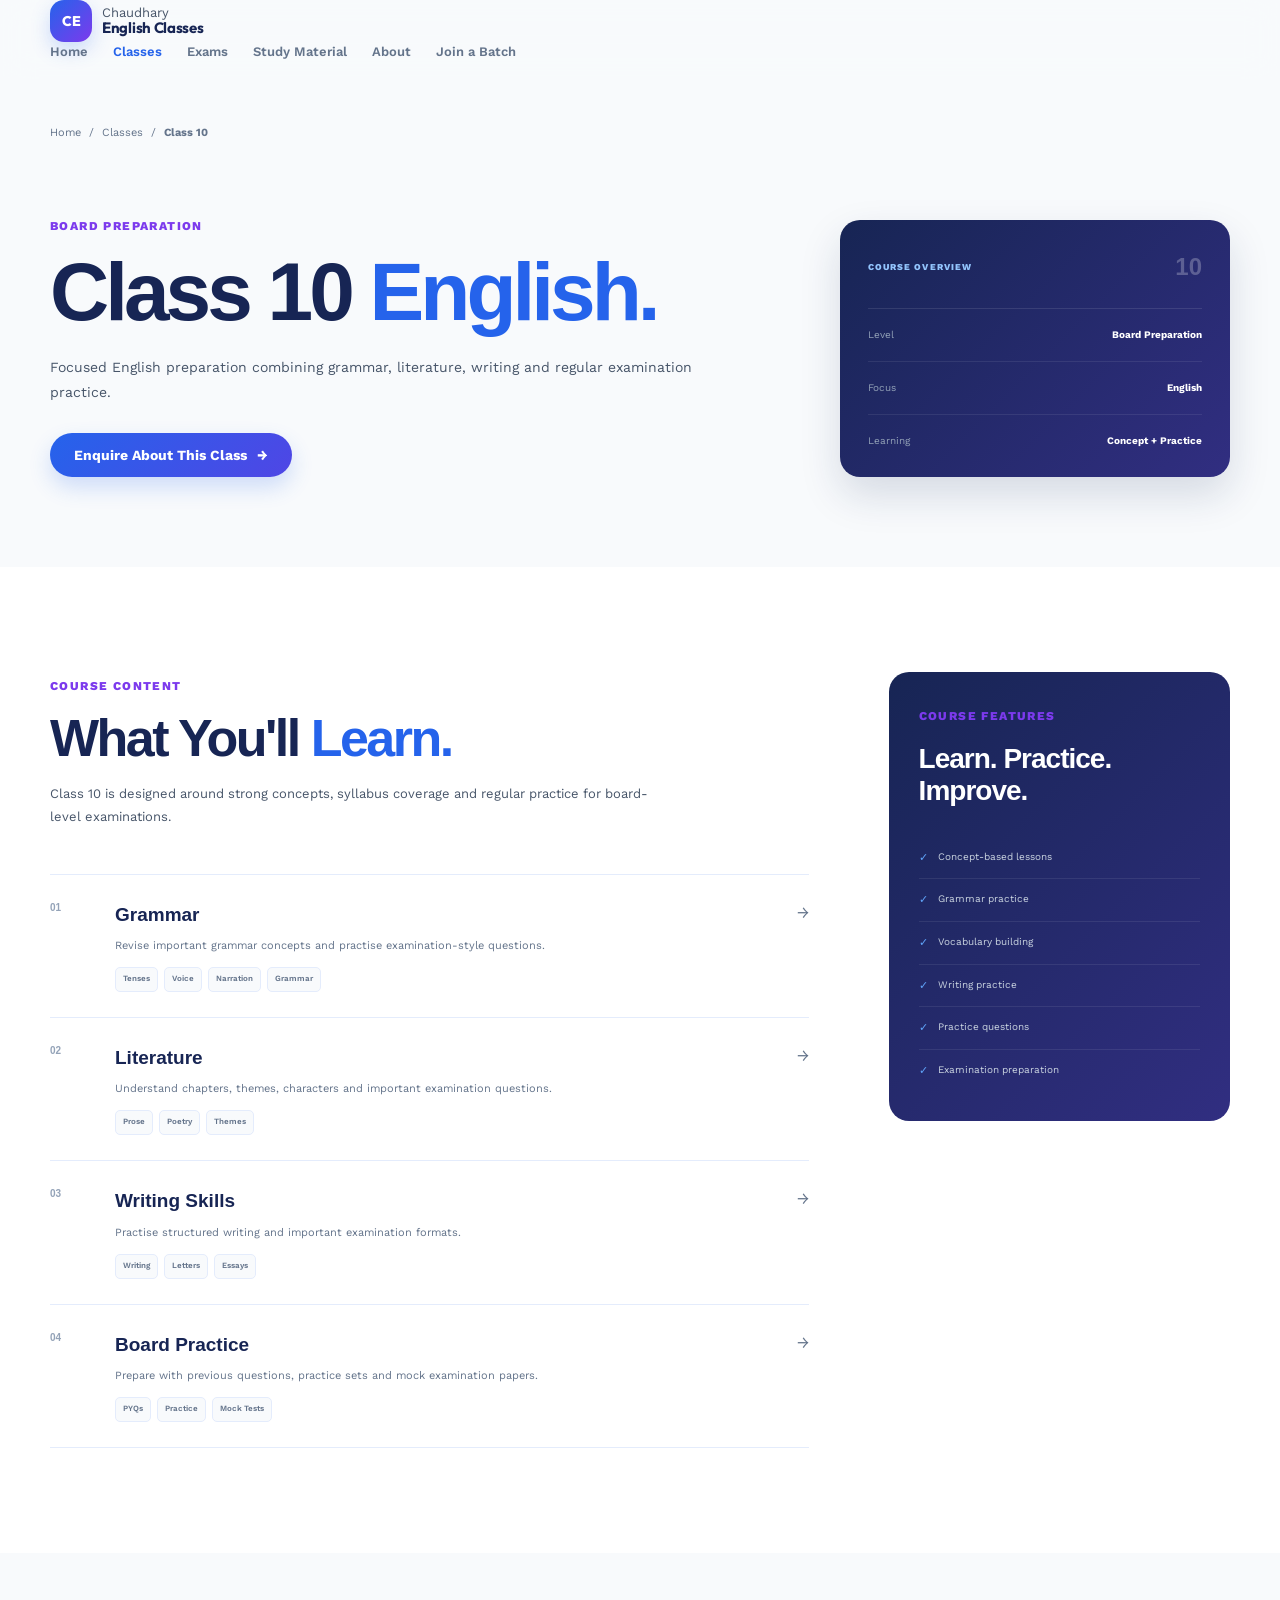
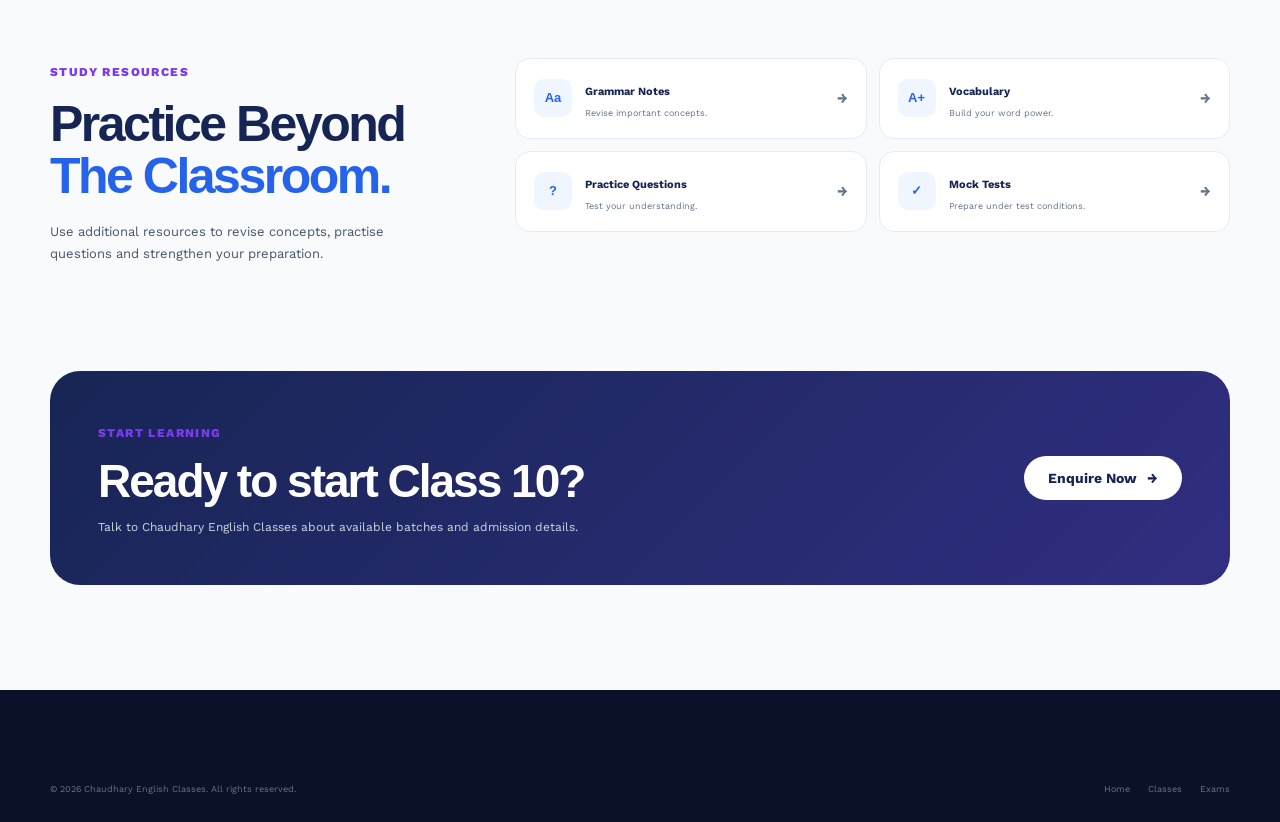
<file: pages/class-detail.html>
<!DOCTYPE html>
<html lang="en">

<head>

    <meta charset="UTF-8">

    <meta
        name="viewport"
        content="width=device-width, initial-scale=1.0"
    >

    <title>
        Class English | Chaudhary English Classes
    </title>

    <link rel="stylesheet" href="../css/style.css">
    <link rel="stylesheet" href="../css/responsive.css">

</head>


<body>

    <!-- ================= HEADER ================= -->

    <header class="site-header">

        <div class="container nav-container">

            <a href="../index.html" class="logo">

                <div class="logo-mark">
                    CE
                </div>

                <div class="logo-text">
                    <span>Chaudhary</span>
                    <strong>English Classes</strong>
                </div>

            </a>


            <nav class="desktop-nav">

                <a href="../index.html">
                    Home
                </a>

                <a href="classes.html" class="active">
                    Classes
                </a>

                <a href="exams.html">
                    Exams
                </a>

                <a href="study-material.html">
                    Study Material
                </a>

                <a href="../index.html#about">
                    About
                </a>

                <a
                    href="../index.html#contact"
                    class="nav-cta"
                >
                    Join a Batch
                </a>

            </nav>


            <button
                class="mobile-menu-btn"
                type="button"
                aria-label="Open menu"
            >
                ☰
            </button>

        </div>

    </header>


    <!-- ================= PAGE ================= -->

    <main>

        <!-- ================= HERO ================= -->

        <section class="class-detail-hero">

            <div class="container">

                <div class="breadcrumb">

                    <a href="../index.html">
                        Home
                    </a>

                    <span>/</span>

                    <a href="classes.html">
                        Classes
                    </a>

                    <span>/</span>

                    <strong id="breadcrumbClass">
                        Class
                    </strong>

                </div>


                <div class="class-detail-hero-grid">

                    <div class="class-detail-intro">

                        <span
                            class="section-label"
                            id="classLevel"
                        >
                            SCHOOL ENGLISH
                        </span>


                        <h1 id="classTitle">
                            Class 10
                            <span>English.</span>
                        </h1>


                        <p id="classDescription">
                            Build stronger English concepts through
                            structured learning, regular practice and
                            examination-focused preparation.
                        </p>


                        <div class="class-detail-actions">

                            <a
                                href="../index.html#contact"
                                class="btn btn-primary btn-large"
                            >
                                Enquire About This Class
                                <span>→</span>
                            </a>

                        </div>

                    </div>


                    <div class="class-overview-card">

                        <div class="overview-top">

                            <span>
                                COURSE OVERVIEW
                            </span>

                            <strong id="classNumber">
                                10
                            </strong>

                        </div>


                        <div class="overview-items">

                            <div>

                                <span>
                                    Level
                                </span>

                                <strong id="overviewLevel">
                                    Board Preparation
                                </strong>

                            </div>


                            <div>

                                <span>
                                    Focus
                                </span>

                                <strong>
                                    English
                                </strong>

                            </div>


                            <div>

                                <span>
                                    Learning
                                </span>

                                <strong>
                                    Concept + Practice
                                </strong>

                            </div>

                        </div>

                    </div>

                </div>

            </div>

        </section>


        <!-- ================= COURSE CONTENT ================= -->

        <section class="class-course-content">

            <div class="container">

                <div class="course-content-grid">

                    <!-- Main -->

                    <div class="course-main">

                        <div class="course-section-heading">

                            <span class="section-label">
                                COURSE CONTENT
                            </span>

                            <h2>
                                What You'll
                                <span>Learn.</span>
                            </h2>

                            <p id="courseIntro">
                                Explore the major English skills and
                                concepts covered in this class.
                            </p>

                        </div>


                        <div
                            class="syllabus-list"
                            id="syllabusList"
                        >

                            <!-- JavaScript will render topics -->

                        </div>

                    </div>


                    <!-- Sidebar -->

                    <aside class="course-sidebar">

                        <div class="course-sidebar-card">

                            <span class="section-label">
                                COURSE FEATURES
                            </span>

                            <h3>
                                Learn.
                                Practice.
                                Improve.
                            </h3>


                            <div class="course-feature-list">

                                <div>

                                    <span>✓</span>

                                    <p>
                                        Concept-based lessons
                                    </p>

                                </div>


                                <div>

                                    <span>✓</span>

                                    <p>
                                        Grammar practice
                                    </p>

                                </div>


                                <div>

                                    <span>✓</span>

                                    <p>
                                        Vocabulary building
                                    </p>

                                </div>


                                <div>

                                    <span>✓</span>

                                    <p>
                                        Writing practice
                                    </p>

                                </div>


                                <div>

                                    <span>✓</span>

                                    <p>
                                        Practice questions
                                    </p>

                                </div>


                                <div>

                                    <span>✓</span>

                                    <p>
                                        Examination preparation
                                    </p>

                                </div>

                            </div>

                        </div>

                    </aside>

                </div>

            </div>

        </section>


        <!-- ================= RESOURCES ================= -->

        <section class="class-resources-section">

            <div class="container">

                <div class="course-content-grid">

                    <div>

                        <span class="section-label">
                            STUDY RESOURCES
                        </span>

                        <h2>
                            Practice Beyond
                            <span>The Classroom.</span>
                        </h2>

                        <p>
                            Use additional resources to revise concepts,
                            practise questions and strengthen your
                            preparation.
                        </p>

                    </div>


                    <div class="class-resource-grid">

                        <a
                            href="study-material.html?type=grammar"
                            class="class-resource-card"
                        >

                            <span>
                                Aa
                            </span>

                            <div>

                                <strong>
                                    Grammar Notes
                                </strong>

                                <p>
                                    Revise important concepts.
                                </p>

                            </div>

                            <b>→</b>

                        </a>


                        <a
                            href="study-material.html?type=vocabulary"
                            class="class-resource-card"
                        >

                            <span>
                                A+
                            </span>

                            <div>

                                <strong>
                                    Vocabulary
                                </strong>

                                <p>
                                    Build your word power.
                                </p>

                            </div>

                            <b>→</b>

                        </a>


                        <a
                            href="study-material.html?type=practice"
                            class="class-resource-card"
                        >

                            <span>
                                ?
                            </span>

                            <div>

                                <strong>
                                    Practice Questions
                                </strong>

                                <p>
                                    Test your understanding.
                                </p>

                            </div>

                            <b>→</b>

                        </a>


                        <a
                            href="study-material.html?type=mock"
                            class="class-resource-card"
                        >

                            <span>
                                ✓
                            </span>

                            <div>

                                <strong>
                                    Mock Tests
                                </strong>

                                <p>
                                    Prepare under test conditions.
                                </p>

                            </div>

                            <b>→</b>

                        </a>

                    </div>

                </div>

            </div>

        </section>


        <!-- ================= CTA ================= -->

        <section class="class-detail-cta">

            <div class="container">

                <div class="class-detail-cta-box">

                    <div>

                        <span class="section-label">
                            START LEARNING
                        </span>

                        <h2 id="ctaTitle">
                            Ready to improve your English?
                        </h2>

                        <p>
                            Talk to Chaudhary English Classes about
                            available batches and admission details.
                        </p>

                    </div>


                    <a
                        href="../index.html#contact"
                        class="btn btn-white btn-large"
                    >
                        Enquire Now
                        <span>→</span>
                    </a>

                </div>

            </div>

        </section>

    </main>


    <!-- ================= FOOTER ================= -->

    <footer class="site-footer">

        <div class="container">

            <div class="footer-bottom">

                <p>
                    © 2026 Chaudhary English Classes.
                    All rights reserved.
                </p>

                <div>

                    <a href="../index.html">
                        Home
                    </a>

                    <a href="classes.html">
                        Classes
                    </a>

                    <a href="exams.html">
                        Exams
                    </a>

                </div>

            </div>

        </div>

    </footer>


    <!-- ================= PAGE SCRIPT ================= -->

    <script src="../js/main.js"></script>

    <script>

        /*
         * =================================================
         * CLASS DATA
         * =================================================
         *
         * This is temporary frontend data.
         *
         * Later, the backend/database will provide this data.
         */

        const classData = {

            6: {

                level: "FOUNDATION",

                title: "Class 6",

                description:
                    "Build a strong foundation in English grammar, vocabulary, reading and writing through clear concepts and regular practice.",

                overview:
                    "Foundation",

                intro:
                    "Class 6 focuses on building the essential English skills students will use throughout higher classes.",

                topics: [

                    {
                        title: "Grammar Fundamentals",
                        description:
                            "Understand basic grammar structures, parts of speech, nouns, pronouns, verbs and sentence formation.",
                        tags: [
                            "Parts of Speech",
                            "Sentence Formation",
                            "Verbs"
                        ]
                    },

                    {
                        title: "Vocabulary",
                        description:
                            "Develop everyday vocabulary and learn how to understand and use new words correctly.",
                        tags: [
                            "Meanings",
                            "Synonyms",
                            "Antonyms"
                        ]
                    },

                    {
                        title: "Reading",
                        description:
                            "Improve reading ability and understand the main ideas of simple passages.",
                        tags: [
                            "Reading",
                            "Comprehension"
                        ]
                    },

                    {
                        title: "Writing",
                        description:
                            "Learn to express ideas clearly through basic writing exercises.",
                        tags: [
                            "Paragraphs",
                            "Letters",
                            "Creative Writing"
                        ]
                    }

                ]

            },


            7: {

                level: "FOUNDATION",

                title: "Class 7",

                description:
                    "Strengthen grammar, vocabulary, reading and communication skills through structured English learning.",

                overview:
                    "Foundation",

                intro:
                    "Class 7 develops the foundation built in earlier classes while introducing more advanced English concepts.",

                topics: [

                    {
                        title: "Grammar",
                        description:
                            "Develop stronger understanding of tenses, sentence structure and common grammar rules.",
                        tags: [
                            "Tenses",
                            "Sentence Structure",
                            "Grammar Rules"
                        ]
                    },

                    {
                        title: "Vocabulary",
                        description:
                            "Expand vocabulary and improve word usage in different contexts.",
                        tags: [
                            "Synonyms",
                            "Antonyms",
                            "Word Usage"
                        ]
                    },

                    {
                        title: "Reading & Comprehension",
                        description:
                            "Improve comprehension and identify important information from passages.",
                        tags: [
                            "Reading",
                            "Comprehension"
                        ]
                    },

                    {
                        title: "Writing Skills",
                        description:
                            "Practise structured writing and improve clarity of expression.",
                        tags: [
                            "Paragraphs",
                            "Letters",
                            "Essays"
                        ]
                    }

                ]

            },


            8: {

                level: "CONCEPT BUILDING",

                title: "Class 8",

                description:
                    "Develop stronger English concepts with focused grammar, vocabulary, reading and writing practice.",

                overview:
                    "Concept Building",

                intro:
                    "Class 8 focuses on strengthening concepts before students move into higher-level and board-oriented preparation.",

                topics: [

                    {
                        title: "Advanced Grammar",
                        description:
                            "Strengthen understanding of important grammar structures and sentence patterns.",
                        tags: [
                            "Tenses",
                            "Voice",
                            "Grammar"
                        ]
                    },

                    {
                        title: "Vocabulary Development",
                        description:
                            "Build a wider vocabulary and improve accuracy in word selection.",
                        tags: [
                            "Vocabulary",
                            "Synonyms",
                            "Antonyms"
                        ]
                    },

                    {
                        title: "Reading Skills",
                        description:
                            "Practise reading comprehension and develop better understanding of passages.",
                        tags: [
                            "Comprehension",
                            "Reading"
                        ]
                    },

                    {
                        title: "Writing",
                        description:
                            "Improve structured writing and communication skills.",
                        tags: [
                            "Essays",
                            "Letters",
                            "Paragraphs"
                        ]
                    }

                ]

            },


            9: {

                level: "BOARD FOUNDATION",

                title: "Class 9",

                description:
                    "Build the English foundation required for higher classes and future board-level preparation.",

                overview:
                    "Board Foundation",

                intro:
                    "Class 9 introduces students to a more structured level of English learning and examination preparation.",

                topics: [

                    {
                        title: "Grammar & Usage",
                        description:
                            "Strengthen grammar concepts and learn how they are applied in examination questions.",
                        tags: [
                            "Grammar",
                            "Usage",
                            "Tenses"
                        ]
                    },

                    {
                        title: "Literature",
                        description:
                            "Develop better understanding of literary texts, themes and important questions.",
                        tags: [
                            "Literature",
                            "Themes"
                        ]
                    },

                    {
                        title: "Writing Skills",
                        description:
                            "Practise formats and techniques required for effective written answers.",
                        tags: [
                            "Writing",
                            "Answer Writing"
                        ]
                    },

                    {
                        title: "Comprehension",
                        description:
                            "Improve passage comprehension, accuracy and question-solving ability.",
                        tags: [
                            "Reading",
                            "Comprehension"
                        ]
                    }

                ]

            },


            10: {

                level: "BOARD PREPARATION",

                title: "Class 10",

                description:
                    "Focused English preparation combining grammar, literature, writing and regular examination practice.",

                overview:
                    "Board Preparation",

                intro:
                    "Class 10 is designed around strong concepts, syllabus coverage and regular practice for board-level examinations.",

                topics: [

                    {
                        title: "Grammar",
                        description:
                            "Revise important grammar concepts and practise examination-style questions.",
                        tags: [
                            "Tenses",
                            "Voice",
                            "Narration",
                            "Grammar"
                        ]
                    },

                    {
                        title: "Literature",
                        description:
                            "Understand chapters, themes, characters and important examination questions.",
                        tags: [
                            "Prose",
                            "Poetry",
                            "Themes"
                        ]
                    },

                    {
                        title: "Writing Skills",
                        description:
                            "Practise structured writing and important examination formats.",
                        tags: [
                            "Writing",
                            "Letters",
                            "Essays"
                        ]
                    },

                    {
                        title: "Board Practice",
                        description:
                            "Prepare with previous questions, practice sets and mock examination papers.",
                        tags: [
                            "PYQs",
                            "Practice",
                            "Mock Tests"
                        ]
                    }

                ]

            },


            11: {

                level: "ADVANCED",

                title: "Class 11",

                description:
                    "Move toward advanced English concepts with deeper grammar, writing and comprehension practice.",

                overview:
                    "Advanced",

                intro:
                    "Class 11 develops the advanced English skills required for senior secondary education and future competitive preparation.",

                topics: [

                    {
                        title: "Advanced Grammar",
                        description:
                            "Develop deeper understanding of grammar and sentence structures.",
                        tags: [
                            "Grammar",
                            "Usage",
                            "Sentence Structure"
                        ]
                    },

                    {
                        title: "Reading & Comprehension",
                        description:
                            "Develop stronger reading accuracy and analytical comprehension.",
                        tags: [
                            "Reading",
                            "Comprehension"
                        ]
                    },

                    {
                        title: "Writing",
                        description:
                            "Practise advanced formats and improve structured written expression.",
                        tags: [
                            "Writing",
                            "Expression"
                        ]
                    },

                    {
                        title: "Vocabulary",
                        description:
                            "Expand vocabulary and improve language precision.",
                        tags: [
                            "Vocabulary",
                            "Word Usage"
                        ]
                    }

                ]

            },


            12: {

                level: "BOARD + COMPETITIVE",

                title: "Class 12",

                description:
                    "Prepare for senior secondary English while building a strong foundation for competitive examinations.",

                overview:
                    "Board + Competitive",

                intro:
                    "Class 12 combines board-oriented preparation with English skills that can support future competitive examination preparation.",

                topics: [

                    {
                        title: "Grammar",
                        description:
                            "Master important grammar concepts and examination applications.",
                        tags: [
                            "Grammar",
                            "Usage",
                            "Practice"
                        ]
                    },

                    {
                        title: "Literature",
                        description:
                            "Study literary texts, themes, characters and important examination areas.",
                        tags: [
                            "Literature",
                            "Prose",
                            "Poetry"
                        ]
                    },

                    {
                        title: "Writing & Expression",
                        description:
                            "Develop accurate, structured and effective written communication.",
                        tags: [
                            "Writing",
                            "Expression"
                        ]
                    },

                    {
                        title: "Competitive Foundation",
                        description:
                            "Strengthen vocabulary, comprehension and grammar useful for competitive examinations.",
                        tags: [
                            "Vocabulary",
                            "Comprehension",
                            "Competitive"
                        ]
                    }

                ]

            }

        };


        /*
         * =================================================
         * GET CLASS FROM URL
         * =================================================
         */

        const params =
            new URLSearchParams(window.location.search);

        const selectedClass =
            params.get("class") || "10";


        const currentClass =
            classData[selectedClass] || classData[10];


        /*
         * =================================================
         * UPDATE PAGE
         * =================================================
         */

        document.title =
            `${currentClass.title} English | Chaudhary English Classes`;


        document.getElementById("breadcrumbClass")
            .textContent =
            currentClass.title;


        document.getElementById("classLevel")
            .textContent =
            currentClass.level;


        document.getElementById("classTitle")
            .innerHTML =
            `${currentClass.title} <span>English.</span>`;


        document.getElementById("classDescription")
            .textContent =
            currentClass.description;


        document.getElementById("classNumber")
            .textContent =
            selectedClass;


        document.getElementById("overviewLevel")
            .textContent =
            currentClass.overview;


        document.getElementById("courseIntro")
            .textContent =
            currentClass.intro;


        /*
         * =================================================
         * RENDER SYLLABUS
         * =================================================
         */

        const syllabusList =
            document.getElementById("syllabusList");


        currentClass.topics.forEach((topic, index) => {

            const item =
                document.createElement("article");


            item.className =
                "syllabus-item";


            item.innerHTML = `

                <div class="syllabus-number">
                    ${String(index + 1).padStart(2, "0")}
                </div>

                <div class="syllabus-content">

                    <h3>
                        ${topic.title}
                    </h3>

                    <p>
                        ${topic.description}
                    </p>

                    <div class="syllabus-tags">

                        ${topic.tags
                            .map(
                                tag =>
                                `<span>${tag}</span>`
                            )
                            .join("")
                        }

                    </div>

                </div>

                <span class="syllabus-arrow">
                    →
                </span>

            `;


            syllabusList.appendChild(item);

        });


        /*
         * =================================================
         * CTA
         * =================================================
         */

        document.getElementById("ctaTitle")
            .textContent =
            `Ready to start Class ${selectedClass}?`;

    </script>

</body>

</html>
</file>
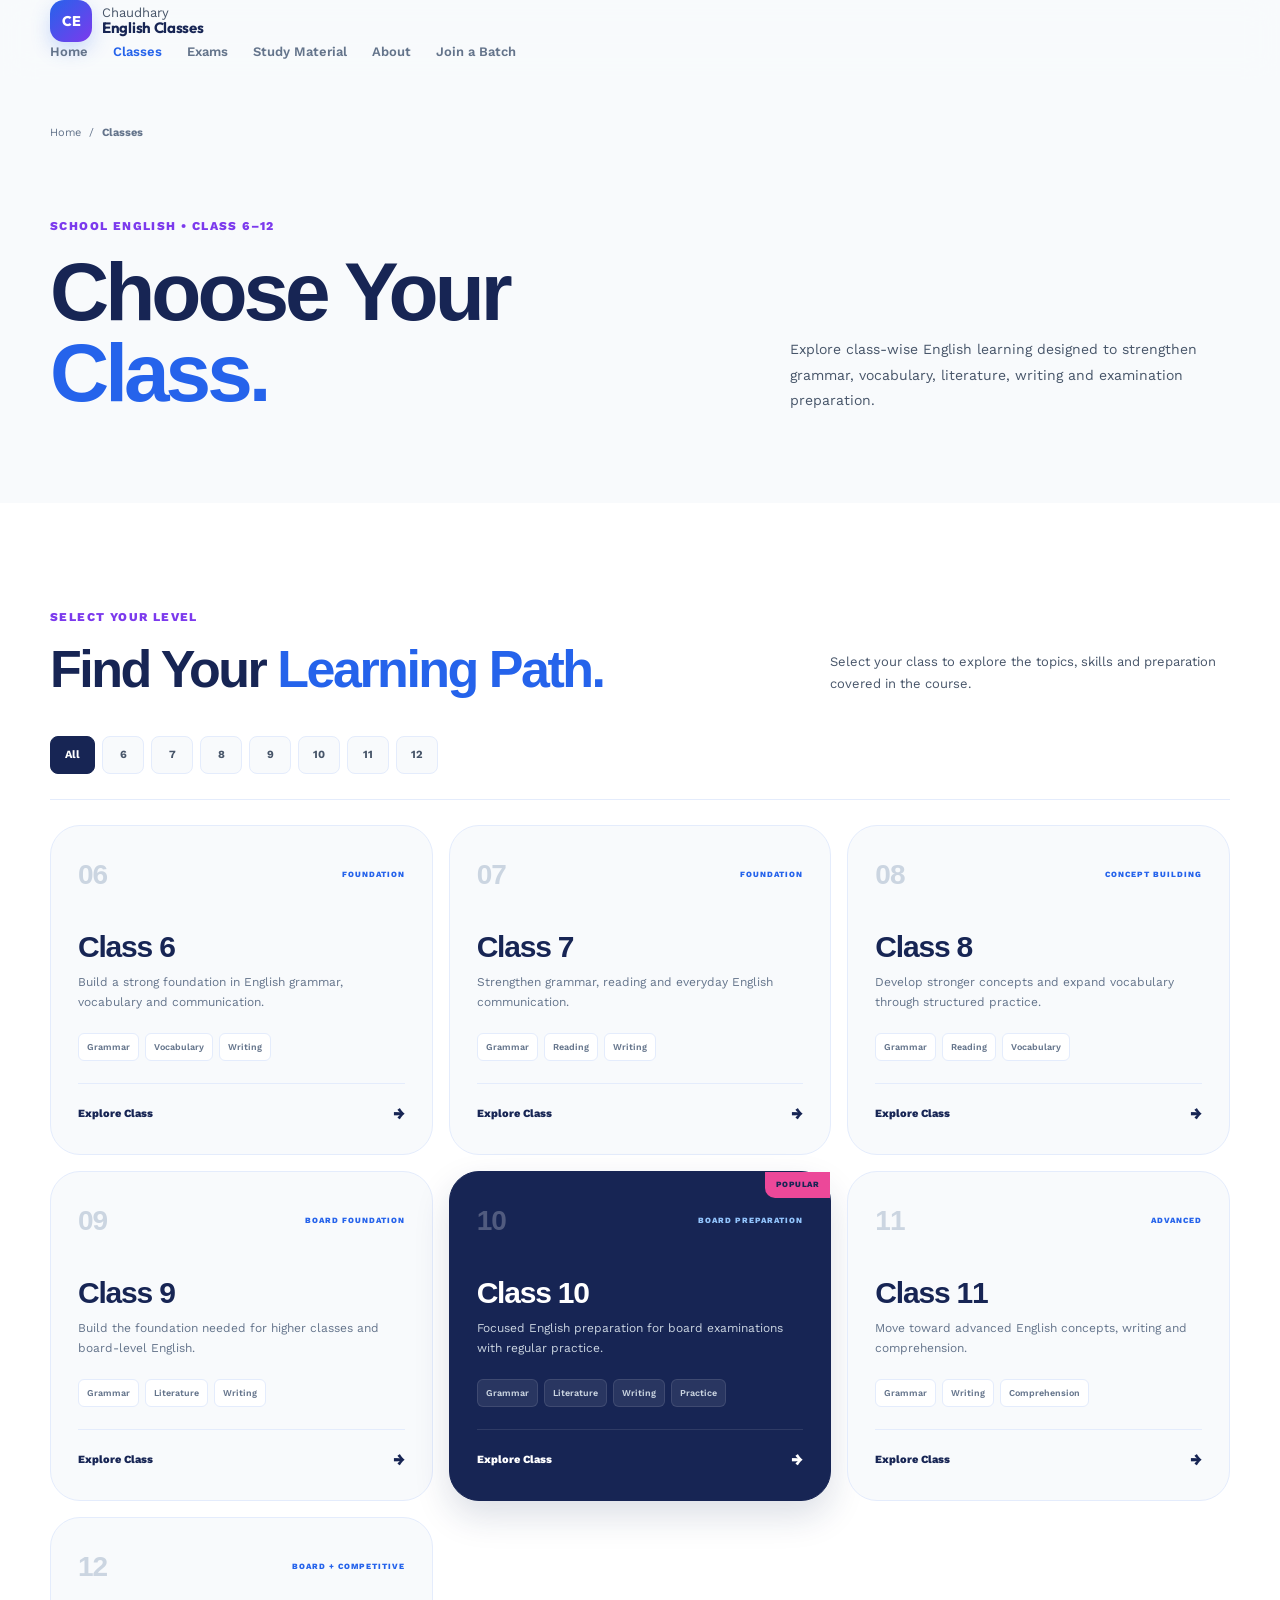
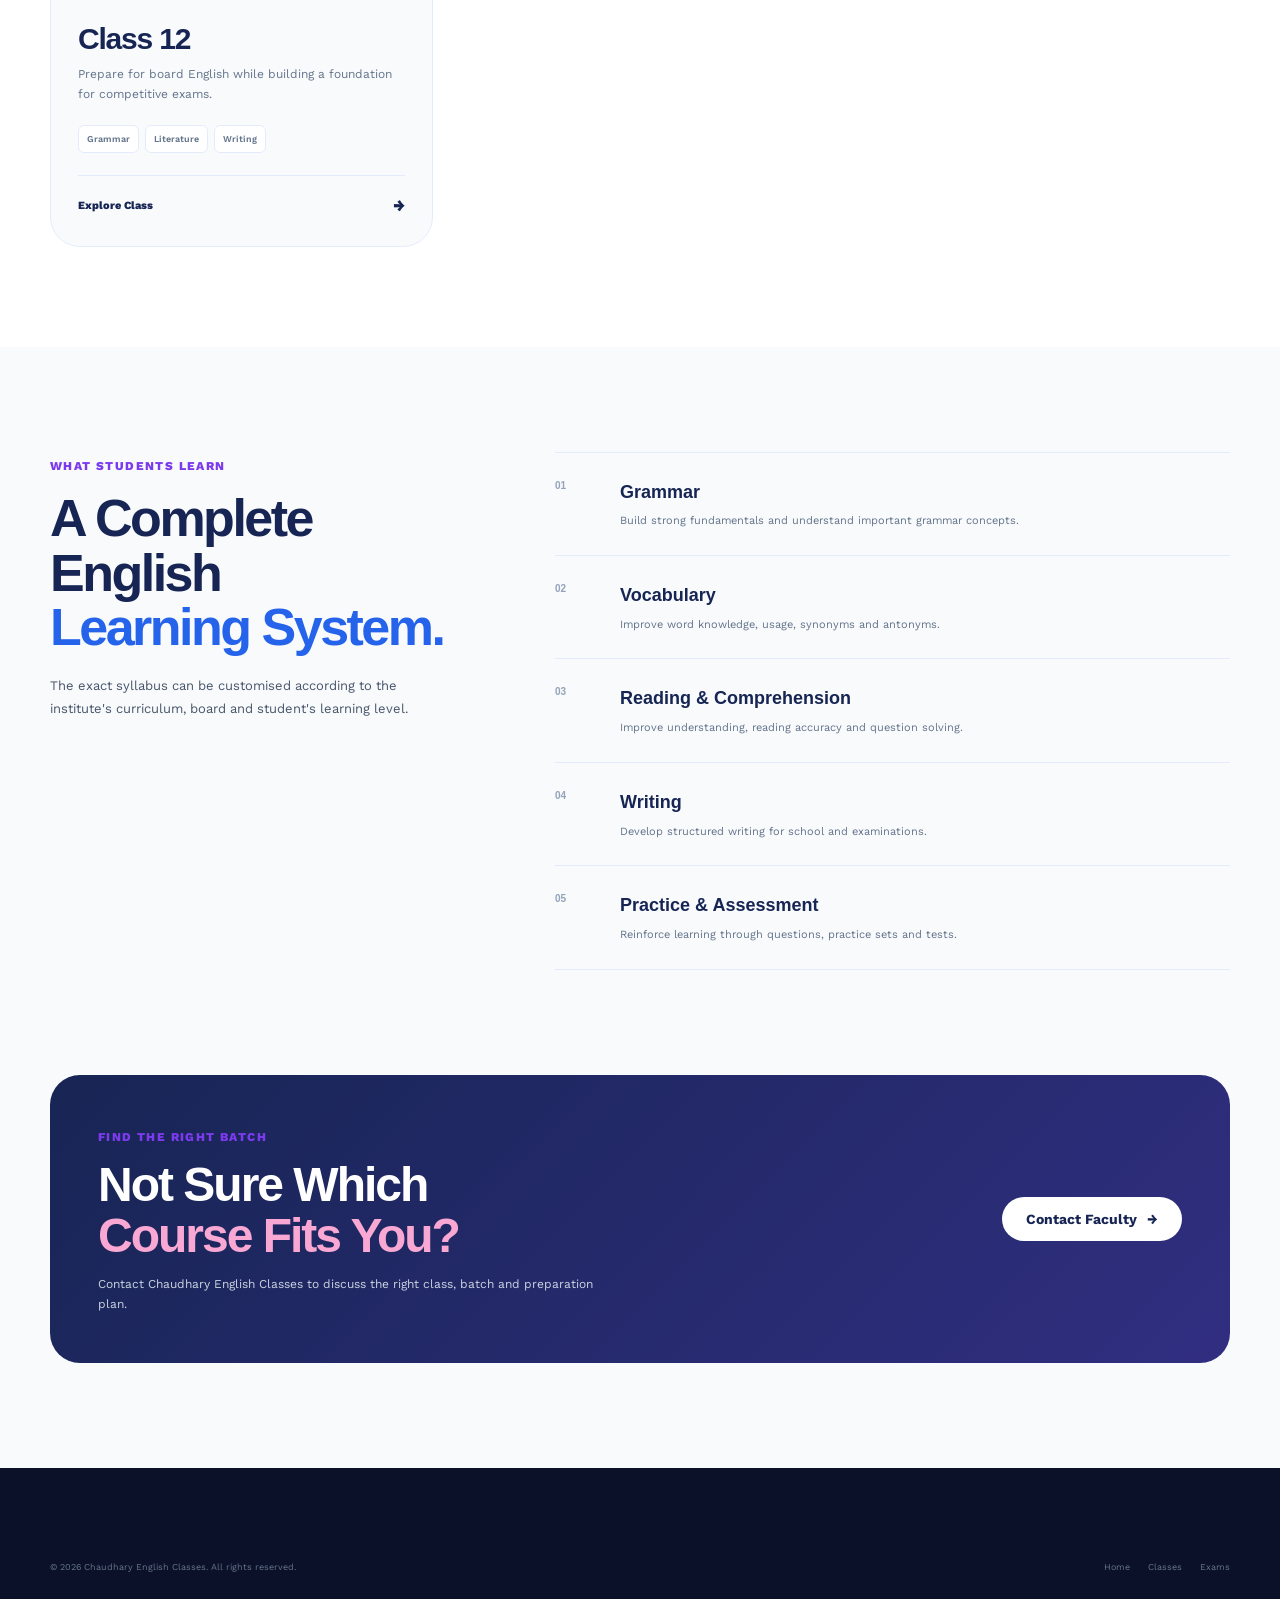
<file: pages/classes.html>
<!DOCTYPE html>
<html lang="en">

<head>

    <meta charset="UTF-8">

    <meta
        name="viewport"
        content="width=device-width, initial-scale=1.0"
    >

    <title>
        Classes 6–12 | Chaudhary English Classes
    </title>

    <link rel="stylesheet" href="../css/style.css">
    <link rel="stylesheet" href="../css/responsive.css">

</head>


<body>

    <!-- ================= HEADER ================= -->

    <header class="site-header">

        <div class="container nav-container">

            <a href="../index.html" class="logo">

                <div class="logo-mark">
                    CE
                </div>

                <div class="logo-text">
                    <span>Chaudhary</span>
                    <strong>English Classes</strong>
                </div>

            </a>


            <nav class="desktop-nav">

                <a href="../index.html">
                    Home
                </a>

                <a href="classes.html" class="active">
                    Classes
                </a>

                <a href="exams.html">
                    Exams
                </a>

                <a href="study-material.html">
                    Study Material
                </a>

                <a href="../index.html#about">
                    About
                </a>

                <a
                    href="../index.html#contact"
                    class="nav-cta"
                >
                    Join a Batch
                </a>

            </nav>


            <button
                class="mobile-menu-btn"
                type="button"
                aria-label="Open menu"
            >
                ☰
            </button>

        </div>

    </header>


    <!-- ================= PAGE HERO ================= -->

    <main>

        <section class="classes-page-hero">

            <div class="container">

                <div class="breadcrumb">

                    <a href="../index.html">
                        Home
                    </a>

                    <span>
                        /
                    </span>

                    <strong>
                        Classes
                    </strong>

                </div>


                <div class="classes-page-hero-content">

                    <div>

                        <span class="section-label">
                            SCHOOL ENGLISH • CLASS 6–12
                        </span>

                        <h1>
                            Choose Your
                            <span>Class.</span>
                        </h1>

                    </div>


                    <p>
                        Explore class-wise English learning designed
                        to strengthen grammar, vocabulary, literature,
                        writing and examination preparation.
                    </p>

                </div>

            </div>

        </section>


        <!-- ================= CLASS DIRECTORY ================= -->

        <section class="class-directory">

            <div class="container">

                <div class="directory-header">

                    <div>

                        <span class="section-label">
                            SELECT YOUR LEVEL
                        </span>

                        <h2>
                            Find Your
                            <span>Learning Path.</span>
                        </h2>

                    </div>

                    <p>
                        Select your class to explore the topics,
                        skills and preparation covered in the course.
                    </p>

                </div>


                <!-- Class Filter -->

                <div class="class-filter">

                    <button
                        type="button"
                        class="class-filter-btn active"
                        data-class="all"
                    >
                        All
                    </button>

                    <button
                        type="button"
                        class="class-filter-btn"
                        data-class="6"
                    >
                        6
                    </button>

                    <button
                        type="button"
                        class="class-filter-btn"
                        data-class="7"
                    >
                        7
                    </button>

                    <button
                        type="button"
                        class="class-filter-btn"
                        data-class="8"
                    >
                        8
                    </button>

                    <button
                        type="button"
                        class="class-filter-btn"
                        data-class="9"
                    >
                        9
                    </button>

                    <button
                        type="button"
                        class="class-filter-btn"
                        data-class="10"
                    >
                        10
                    </button>

                    <button
                        type="button"
                        class="class-filter-btn"
                        data-class="11"
                    >
                        11
                    </button>

                    <button
                        type="button"
                        class="class-filter-btn"
                        data-class="12"
                    >
                        12
                    </button>

                </div>


                <!-- Class Cards -->

                <div class="directory-grid">


                    <!-- CLASS 6 -->

                    <article
                        class="directory-card"
                        data-class="6"
                    >

                        <div class="directory-card-top">

                            <span class="directory-number">
                                06
                            </span>

                            <span class="directory-level">
                                FOUNDATION
                            </span>

                        </div>


                        <div class="directory-card-content">

                            <h3>
                                Class 6
                            </h3>

                            <p>
                                Build a strong foundation in English
                                grammar, vocabulary and communication.
                            </p>

                        </div>


                        <div class="directory-topics">

                            <span>Grammar</span>
                            <span>Vocabulary</span>
                            <span>Writing</span>

                        </div>


                        <a
                            href="class-detail.html?class=6"
                            class="directory-link"
                        >
                            Explore Class
                            <span>→</span>
                        </a>

                    </article>


                    <!-- CLASS 7 -->

                    <article
                        class="directory-card"
                        data-class="7"
                    >

                        <div class="directory-card-top">

                            <span class="directory-number">
                                07
                            </span>

                            <span class="directory-level">
                                FOUNDATION
                            </span>

                        </div>


                        <div class="directory-card-content">

                            <h3>
                                Class 7
                            </h3>

                            <p>
                                Strengthen grammar, reading and
                                everyday English communication.
                            </p>

                        </div>


                        <div class="directory-topics">

                            <span>Grammar</span>
                            <span>Reading</span>
                            <span>Writing</span>

                        </div>


                        <a
                            href="class-detail.html?class=7"
                            class="directory-link"
                        >
                            Explore Class
                            <span>→</span>
                        </a>

                    </article>


                    <!-- CLASS 8 -->

                    <article
                        class="directory-card"
                        data-class="8"
                    >

                        <div class="directory-card-top">

                            <span class="directory-number">
                                08
                            </span>

                            <span class="directory-level">
                                CONCEPT BUILDING
                            </span>

                        </div>


                        <div class="directory-card-content">

                            <h3>
                                Class 8
                            </h3>

                            <p>
                                Develop stronger concepts and expand
                                vocabulary through structured practice.
                            </p>

                        </div>


                        <div class="directory-topics">

                            <span>Grammar</span>
                            <span>Reading</span>
                            <span>Vocabulary</span>

                        </div>


                        <a
                            href="class-detail.html?class=8"
                            class="directory-link"
                        >
                            Explore Class
                            <span>→</span>
                        </a>

                    </article>


                    <!-- CLASS 9 -->

                    <article
                        class="directory-card"
                        data-class="9"
                    >

                        <div class="directory-card-top">

                            <span class="directory-number">
                                09
                            </span>

                            <span class="directory-level">
                                BOARD FOUNDATION
                            </span>

                        </div>


                        <div class="directory-card-content">

                            <h3>
                                Class 9
                            </h3>

                            <p>
                                Build the foundation needed for higher
                                classes and board-level English.
                            </p>

                        </div>


                        <div class="directory-topics">

                            <span>Grammar</span>
                            <span>Literature</span>
                            <span>Writing</span>

                        </div>


                        <a
                            href="class-detail.html?class=9"
                            class="directory-link"
                        >
                            Explore Class
                            <span>→</span>
                        </a>

                    </article>


                    <!-- CLASS 10 -->

                    <article
                        class="directory-card directory-card-featured"
                        data-class="10"
                    >

                        <div class="directory-popular">
                            POPULAR
                        </div>


                        <div class="directory-card-top">

                            <span class="directory-number">
                                10
                            </span>

                            <span class="directory-level">
                                BOARD PREPARATION
                            </span>

                        </div>


                        <div class="directory-card-content">

                            <h3>
                                Class 10
                            </h3>

                            <p>
                                Focused English preparation for board
                                examinations with regular practice.
                            </p>

                        </div>


                        <div class="directory-topics">

                            <span>Grammar</span>
                            <span>Literature</span>
                            <span>Writing</span>
                            <span>Practice</span>

                        </div>


                        <a
                            href="class-detail.html?class=10"
                            class="directory-link"
                        >
                            Explore Class
                            <span>→</span>
                        </a>

                    </article>


                    <!-- CLASS 11 -->

                    <article
                        class="directory-card"
                        data-class="11"
                    >

                        <div class="directory-card-top">

                            <span class="directory-number">
                                11
                            </span>

                            <span class="directory-level">
                                ADVANCED
                            </span>

                        </div>


                        <div class="directory-card-content">

                            <h3>
                                Class 11
                            </h3>

                            <p>
                                Move toward advanced English concepts,
                                writing and comprehension.
                            </p>

                        </div>


                        <div class="directory-topics">

                            <span>Grammar</span>
                            <span>Writing</span>
                            <span>Comprehension</span>

                        </div>


                        <a
                            href="class-detail.html?class=11"
                            class="directory-link"
                        >
                            Explore Class
                            <span>→</span>
                        </a>

                    </article>


                    <!-- CLASS 12 -->

                    <article
                        class="directory-card"
                        data-class="12"
                    >

                        <div class="directory-card-top">

                            <span class="directory-number">
                                12
                            </span>

                            <span class="directory-level">
                                BOARD + COMPETITIVE
                            </span>

                        </div>


                        <div class="directory-card-content">

                            <h3>
                                Class 12
                            </h3>

                            <p>
                                Prepare for board English while building
                                a foundation for competitive exams.
                            </p>

                        </div>


                        <div class="directory-topics">

                            <span>Grammar</span>
                            <span>Literature</span>
                            <span>Writing</span>

                        </div>


                        <a
                            href="class-detail.html?class=12"
                            class="directory-link"
                        >
                            Explore Class
                            <span>→</span>
                        </a>

                    </article>


                </div>

            </div>

        </section>


        <!-- ================= WHAT STUDENTS LEARN ================= -->

        <section class="class-learning-section">

            <div class="container">

                <div class="class-learning-grid">

                    <div>

                        <span class="section-label">
                            WHAT STUDENTS LEARN
                        </span>

                        <h2>
                            A Complete English
                            <span>Learning System.</span>
                        </h2>

                        <p>
                            The exact syllabus can be customised according
                            to the institute's curriculum, board and
                            student's learning level.
                        </p>

                    </div>


                    <div class="learning-feature-list">

                        <div class="learning-feature">

                            <span>
                                01
                            </span>

                            <div>

                                <h3>
                                    Grammar
                                </h3>

                                <p>
                                    Build strong fundamentals and
                                    understand important grammar concepts.
                                </p>

                            </div>

                        </div>


                        <div class="learning-feature">

                            <span>
                                02
                            </span>

                            <div>

                                <h3>
                                    Vocabulary
                                </h3>

                                <p>
                                    Improve word knowledge, usage,
                                    synonyms and antonyms.
                                </p>

                            </div>

                        </div>


                        <div class="learning-feature">

                            <span>
                                03
                            </span>

                            <div>

                                <h3>
                                    Reading & Comprehension
                                </h3>

                                <p>
                                    Improve understanding, reading
                                    accuracy and question solving.
                                </p>

                            </div>

                        </div>


                        <div class="learning-feature">

                            <span>
                                04
                            </span>

                            <div>

                                <h3>
                                    Writing
                                </h3>

                                <p>
                                    Develop structured writing for
                                    school and examinations.
                                </p>

                            </div>

                        </div>


                        <div class="learning-feature">

                            <span>
                                05
                            </span>

                            <div>

                                <h3>
                                    Practice & Assessment
                                </h3>

                                <p>
                                    Reinforce learning through questions,
                                    practice sets and tests.
                                </p>

                            </div>

                        </div>

                    </div>

                </div>

            </div>

        </section>


        <!-- ================= CTA ================= -->

        <section class="classes-page-cta">

            <div class="container">

                <div class="classes-cta-box">

                    <div>

                        <span class="section-label">
                            FIND THE RIGHT BATCH
                        </span>

                        <h2>
                            Not Sure Which
                            <span>Course Fits You?</span>
                        </h2>

                        <p>
                            Contact Chaudhary English Classes to discuss
                            the right class, batch and preparation plan.
                        </p>

                    </div>


                    <a
                        href="../index.html#contact"
                        class="btn btn-white btn-large"
                    >
                        Contact Faculty
                        <span>→</span>
                    </a>

                </div>

            </div>

        </section>

    </main>


    <!-- ================= FOOTER ================= -->

    <footer class="site-footer">

        <div class="container">

            <div class="footer-bottom">

                <p>
                    © 2026 Chaudhary English Classes.
                    All rights reserved.
                </p>

                <div>

                    <a href="../index.html">
                        Home
                    </a>

                    <a href="classes.html">
                        Classes
                    </a>

                    <a href="exams.html">
                        Exams
                    </a>

                </div>

            </div>

        </div>

    </footer>


    <script src="../js/main.js"></script>

    <script>

        /* =================================================
           CLASS FILTER
        ================================================= */

        const filterButtons =
            document.querySelectorAll(".class-filter-btn");

        const classCards =
            document.querySelectorAll(".directory-card");


        filterButtons.forEach((button) => {

            button.addEventListener("click", () => {

                const selectedClass =
                    button.dataset.class;


                filterButtons.forEach((item) => {

                    item.classList.remove("active");

                });


                button.classList.add("active");


                classCards.forEach((card) => {

                    const cardClass =
                        card.dataset.class;


                    if (
                        selectedClass === "all" ||
                        cardClass === selectedClass
                    ) {

                        card.style.display = "";

                    } else {

                        card.style.display = "none";

                    }

                });

            });

        });

    </script>

</body>

</html>
</file>
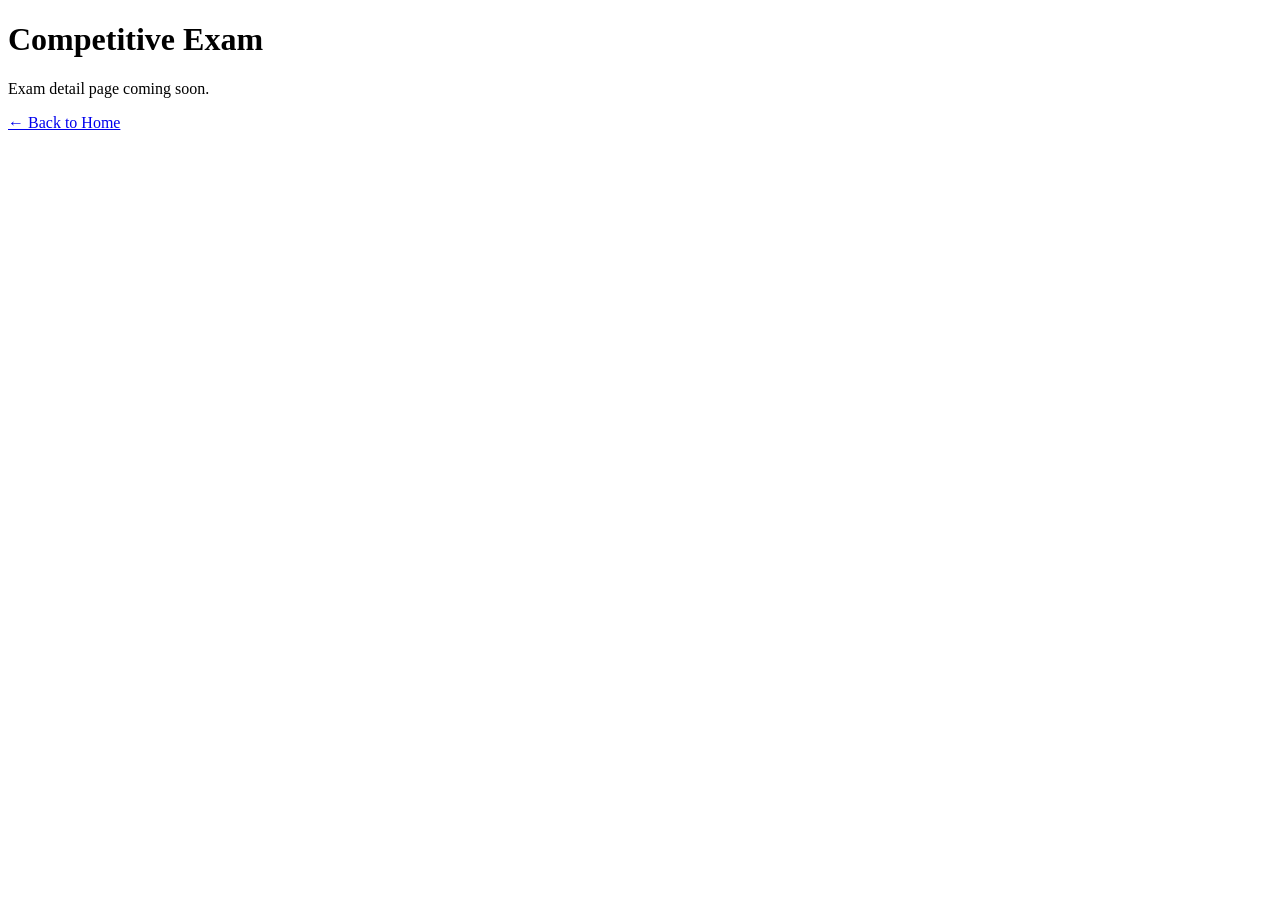
<file: pages/exam-detail.html>
<!DOCTYPE html>
<html lang="en">

<head>

    <meta charset="UTF-8">
    <meta
        name="viewport"
        content="width=device-width, initial-scale=1.0"
    >

    <title>Exam | Chaudhary English Classes</title>

</head>

<body>

    <main>

        <h1 id="examTitle">
            Competitive Exam
        </h1>

        <p>
            Exam detail page coming soon.
        </p>

        <a href="../index.html">
            ← Back to Home
        </a>

    </main>


    <script>

        const params = new URLSearchParams(
            window.location.search
        );

        const exam = params.get("exam");

        const examNames = {
            nda: "NDA English",
            airforce: "Air Force English",
            defence: "Defence Exams"
        };

        if (exam && examNames[exam]) {

            document.getElementById("examTitle").textContent =
                examNames[exam];

        }

    </script>

</body>

</html>
</file>
<file: css/style.css>
/* =====================================================
   RESET
===================================================== */

* {
    margin: 0;
    padding: 0;
    box-sizing: border-box;
}

html {
    scroll-behavior: smooth;
}

body {
    font-family: "DM Sans", sans-serif;
    background: #f8fafc;
    color: #0f172a;
    line-height: 1.6;
}

a {
    color: inherit;
    text-decoration: none;
}

button,
input,
textarea,
select {
    font: inherit;
}

button {
    border: 0;
    cursor: pointer;
}

img {
    max-width: 100%;
    display: block;
}


/* =====================================================
   DESIGN TOKENS
===================================================== */

:root {
    --primary: #172554;
    --primary-light: #1e3a8a;
    --blue: #2563eb;
    --blue-light: #eff6ff;

    --accent: #f59e0b;
    --accent-light: #fffbeb;

    --white: #ffffff;
    --background: #f8fafc;

    --text: #0f172a;
    --text-secondary: #475569;
    --text-muted: #64748b;

    --border: #e2e8f0;

    --shadow-sm: 0 4px 20px rgba(15, 23, 42, 0.06);
    --shadow-md: 0 12px 35px rgba(15, 23, 42, 0.10);

    --radius-sm: 10px;
    --radius-md: 18px;
    --radius-lg: 28px;
    --radius-xl: 36px;

    --container: 1180px;
}


/* =====================================================
   GLOBAL
===================================================== */

.container {
    width: min(var(--container), calc(100% - 40px));
    margin: 0 auto;
}

.btn {
    display: inline-flex;
    align-items: center;
    justify-content: center;
    gap: 10px;

    border-radius: 12px;
    font-size: 14px;
    font-weight: 700;

    transition:
        transform 0.25s ease,
        box-shadow 0.25s ease,
        background 0.25s ease;
}

.btn:hover {
    transform: translateY(-2px);
}

.btn-primary {
    background: var(--primary);
    color: var(--white);
    padding: 12px 20px;
    box-shadow: 0 8px 20px rgba(23, 37, 84, 0.16);
}

.btn-primary:hover {
    background: var(--primary-light);
    box-shadow: 0 12px 25px rgba(23, 37, 84, 0.22);
}

.btn-secondary {
    background: var(--white);
    color: var(--primary);
    border: 1px solid var(--border);
    padding: 12px 20px;
}

.btn-secondary:hover {
    border-color: #cbd5e1;
    box-shadow: var(--shadow-sm);
}

.btn-large {
    min-height: 54px;
    padding: 0 24px;
    border-radius: 14px;
}


/* =====================================================
   HEADER
===================================================== */

.site-header {
    position: sticky;
    top: 0;
    z-index: 1000;

    background: rgba(248, 250, 252, 0.88);
    backdrop-filter: blur(16px);

    border-bottom: 1px solid transparent;

    transition:
        background 0.3s ease,
        border-color 0.3s ease,
        box-shadow 0.3s ease;
}

.site-header.scrolled {
    background: rgba(255, 255, 255, 0.94);
    border-color: var(--border);
    box-shadow: 0 4px 20px rgba(15, 23, 42, 0.04);
}

.navbar {
    height: 82px;

    display: flex;
    align-items: center;
    justify-content: space-between;
}


/* Logo */

.logo {
    display: flex;
    align-items: center;
    gap: 10px;
}

.logo-mark {
    width: 42px;
    height: 42px;

    display: grid;
    place-items: center;

    border-radius: 12px;

    background: var(--primary);
    color: var(--white);

    font-family: "Manrope", sans-serif;
    font-size: 14px;
    font-weight: 800;
}

.logo-text {
    display: flex;
    flex-direction: column;

    line-height: 1.1;
}

.logo-text span {
    font-size: 13px;
    color: var(--text-secondary);
}

.logo-text strong {
    font-family: "Manrope", sans-serif;
    font-size: 15px;
    color: var(--primary);
}


/* Desktop Nav */

.desktop-nav {
    display: flex;
    align-items: center;
    gap: 34px;
}

.nav-link {
    position: relative;

    font-size: 14px;
    font-weight: 600;
    color: var(--text-secondary);

    transition: color 0.2s ease;
}

.nav-link:hover,
.nav-link.active {
    color: var(--primary);
}

.nav-link.active::after {
    content: "";

    position: absolute;
    left: 50%;
    bottom: -10px;

    width: 5px;
    height: 5px;

    transform: translateX(-50%);

    border-radius: 50%;
    background: var(--accent);
}

.header-actions {
    display: flex;
    align-items: center;
}

.header-btn {
    font-size: 13px;
}


/* Mobile menu */

.mobile-menu-btn {
    display: none;

    width: 42px;
    height: 42px;

    background: var(--white);
    border: 1px solid var(--border);
    border-radius: 12px;

    flex-direction: column;
    align-items: center;
    justify-content: center;
    gap: 5px;
}

.mobile-menu-btn span {
    width: 18px;
    height: 2px;

    border-radius: 2px;
    background: var(--primary);

    transition: transform 0.25s ease;
}

.mobile-nav {
    display: none;
}


/* =====================================================
   HERO
===================================================== */

.hero {
    position: relative;
    overflow: hidden;

    padding: 72px 0 0;

    background:
        radial-gradient(
            circle at 80% 20%,
            rgba(37, 99, 235, 0.08),
            transparent 30%
        ),
        var(--background);
}

.hero::before {
    content: "";

    position: absolute;
    width: 500px;
    height: 500px;

    top: 50px;
    right: -220px;

    border-radius: 50%;

    background: rgba(245, 158, 11, 0.06);
    filter: blur(5px);

    pointer-events: none;
}

.hero-grid {
    position: relative;
    z-index: 2;

    display: grid;
    grid-template-columns: 1fr 0.95fr;

    align-items: center;

    gap: 70px;

    min-height: 560px;
}


/* Hero content */

.eyebrow {
    display: inline-flex;
    align-items: center;
    gap: 8px;

    padding: 7px 12px;

    background: var(--accent-light);
    border: 1px solid #fde68a;

    border-radius: 50px;

    color: #92400e;

    font-size: 12px;
    font-weight: 700;

    margin-bottom: 22px;
}

.eyebrow-dot {
    width: 7px;
    height: 7px;

    border-radius: 50%;
    background: var(--accent);
}

.hero h1 {
    max-width: 650px;

    font-family: "Manrope", sans-serif;

    font-size: clamp(48px, 5vw, 72px);
    line-height: 1.04;
    letter-spacing: -3px;

    color: var(--primary);
}

.hero h1 span {
    display: block;
    color: var(--blue);
}

.hero-description {
    max-width: 570px;

    margin-top: 24px;

    color: var(--text-secondary);

    font-size: 17px;
    line-height: 1.75;
}

.hero-actions {
    display: flex;
    align-items: center;
    gap: 12px;

    margin-top: 32px;
}

.hero-trust {
    display: flex;
    flex-wrap: wrap;

    gap: 18px;

    margin-top: 30px;
}

.trust-item {
    display: flex;
    align-items: center;
    gap: 7px;

    color: var(--text-secondary);

    font-size: 12px;
    font-weight: 600;
}

.trust-icon {
    width: 20px;
    height: 20px;

    display: grid;
    place-items: center;

    border-radius: 50%;

    background: #dcfce7;
    color: #15803d;

    font-size: 11px;
    font-weight: 800;
}


/* =====================================================
   HERO VISUAL
===================================================== */

.hero-visual {
    position: relative;
}

.hero-image-wrapper {
    position: relative;

    width: min(100%, 520px);
    margin-left: auto;
}

.hero-image-placeholder {
    position: relative;

    min-height: 510px;

    border-radius: var(--radius-xl);

    background:
        linear-gradient(
            145deg,
            #dbeafe,
            #bfdbfe 50%,
            #e0e7ff
        );

    overflow: hidden;

    box-shadow: var(--shadow-md);

    display: flex;
    align-items: center;
    justify-content: center;
}

.hero-image-placeholder img {
    position: relative;
    z-index: 2;
    width: 100%;
    height: 100%;
    object-fit: cover;
    display: block;
}

.hero-image-placeholder::before {
    content: "";

    position: absolute;
    z-index: 1;

    width: 280px;
    height: 280px;

    top: -90px;
    right: -70px;

    border-radius: 50%;

    background: rgba(255, 255, 255, 0.35);
}

.hero-image-placeholder::after {
    content: "";

    position: absolute;
    z-index: 1;

    width: 350px;
    height: 350px;

    bottom: -190px;
    left: -120px;

    border-radius: 50%;

    background: rgba(37, 99, 235, 0.10);
}

.placeholder-content {
    position: absolute;
    inset: 0;

    display: flex;
    flex-direction: column;

    align-items: center;
    justify-content: center;

    color: var(--primary);
}

.placeholder-icon {
    width: 70px;
    height: 70px;

    display: grid;
    place-items: center;

    margin-bottom: 15px;

    border-radius: 22px;

    background: rgba(255, 255, 255, 0.65);

    font-size: 28px;
}

.placeholder-content span {
    font-family: "Manrope", sans-serif;
    font-size: 18px;
    font-weight: 800;
}

.placeholder-content small {
    margin-top: 4px;

    color: var(--text-secondary);

    font-size: 12px;
}


/* Floating cards */

.floating-card {
    position: absolute;

    display: flex;
    align-items: center;
    gap: 10px;

    padding: 13px 15px;

    background: rgba(255, 255, 255, 0.94);

    border: 1px solid rgba(255, 255, 255, 0.8);

    border-radius: 15px;

    box-shadow: var(--shadow-md);

    backdrop-filter: blur(10px);
}

.floating-card strong,
.floating-card span {
    display: block;
}

.floating-card strong {
    font-size: 12px;
    color: var(--primary);
}

.floating-card span {
    margin-top: 2px;

    color: var(--text-muted);

    font-size: 10px;
}

.floating-icon,
.success-check {
    width: 36px;
    height: 36px;

    display: grid;
    place-items: center;

    flex-shrink: 0;

    border-radius: 11px;

    font-size: 15px;
}

.floating-icon {
    background: var(--blue-light);
}

.success-check {
    background: #dcfce7;
    color: #15803d;

    font-weight: 800;
}

.floating-card-course {
    left: -35px;
    top: 100px;
}

.floating-card-success {
    right: -25px;
    bottom: 85px;
}


/* =====================================================
   HERO STATS
===================================================== */

.hero-stats {
    position: relative;
    z-index: 3;

    display: flex;
    align-items: center;

    margin-top: 55px;
    padding: 25px 0;

    border-top: 1px solid var(--border);
}

.stat-item {
    flex: 1;

    display: flex;
    flex-direction: column;

    text-align: center;
}

.stat-item strong {
    font-family: "Manrope", sans-serif;

    color: var(--primary);

    font-size: 20px;
    font-weight: 800;
}

.stat-item span {
    margin-top: 2px;

    color: var(--text-muted);

    font-size: 11px;
}

.stat-divider {
    width: 1px;
    height: 35px;

    background: var(--border);
}


/* =====================================================
   COMING SECTION
===================================================== */

.coming-section {
    padding: 120px 0;

    background: var(--white);
    text-align: center;
}

.section-label {
    display: inline-block;

    color: var(--blue);

    font-size: 12px;
    font-weight: 800;

    text-transform: uppercase;
    letter-spacing: 1px;
}

.coming-section h2 {
    margin-top: 14px;

    font-family: "Manrope", sans-serif;

    font-size: clamp(36px, 5vw, 52px);
    line-height: 1.1;
    letter-spacing: -2px;

    color: var(--primary);
}

.coming-section h2 span {
    color: var(--blue);
}

.coming-section p {
    max-width: 540px;

    margin: 18px auto 0;

    color: var(--text-secondary);

    font-size: 16px;
}

/* =====================================================
   LEARNING PATH
===================================================== */

.learning-path {
    padding: 110px 0;

    background: var(--white);
}


.section-heading {
    display: grid;
    grid-template-columns: 1fr 0.8fr;

    align-items: end;

    gap: 60px;

    margin-bottom: 45px;
}


.section-heading h2 {
    max-width: 600px;

    margin-top: 14px;

    font-family: "Manrope", sans-serif;

    font-size: clamp(38px, 5vw, 56px);
    line-height: 1.08;

    letter-spacing: -2.5px;

    color: var(--primary);
}


.section-heading h2 span {
    color: var(--blue);
}


.section-heading > p {
    max-width: 450px;

    margin-left: auto;

    color: var(--text-secondary);

    font-size: 15px;
    line-height: 1.75;
}


/* =====================================================
   LEARNING CARDS
===================================================== */

.learning-grid {
    display: grid;

    grid-template-columns: repeat(2, 1fr);

    gap: 22px;
}


.path-card {
    position: relative;

    min-height: 440px;

    padding: 32px;

    border-radius: var(--radius-lg);

    overflow: hidden;

    transition:
        transform 0.3s ease,
        box-shadow 0.3s ease;
}


.path-card:hover {
    transform: translateY(-6px);

    box-shadow: var(--shadow-md);
}


.school-card {
    background:
        linear-gradient(
            145deg,
            #eff6ff 0%,
            #dbeafe 100%
        );

    border: 1px solid #dbeafe;
}


.exam-card {
    background:
        linear-gradient(
            145deg,
            #fffaf0 0%,
            #fef3c7 100%
        );

    border: 1px solid #fde68a;
}

/* =====================================================
   SCHOOL CLASSES
===================================================== */

.classes-section {
    padding: 115px 0;

    background: var(--background);
}


.classes-heading {
    margin-bottom: 48px;
}


.classes-heading-right {
    display: flex;
    flex-direction: column;
    align-items: flex-start;

    gap: 15px;
}


.classes-heading-right p {
    max-width: 430px;

    color: var(--text-secondary);

    font-size: 15px;
    line-height: 1.75;
}


.text-link {
    display: inline-flex;
    align-items: center;
    gap: 8px;

    color: var(--primary);

    font-size: 13px;
    font-weight: 800;

    transition: gap 0.25s ease;
}


.text-link:hover {
    gap: 13px;
}

/* =====================================================
   COMPETITIVE EXAMS
===================================================== */

.exams-section {
    padding: 115px 0;

    background: var(--white);
}


.exams-heading {
    margin-bottom: 45px;
}

/* =====================================================
   WHAT WE TEACH
===================================================== */

.teaching-section {
    padding: 115px 0;

    background: var(--background);
}


.teaching-heading {
    margin-bottom: 48px;
}


.teaching-layout {
    display: grid;

    grid-template-columns: 0.9fr 1.1fr;

    gap: 18px;
}


/* Main teaching card */

.teaching-main {
    position: relative;

    min-height: 500px;

    padding: 38px;

    border-radius: var(--radius-lg);

    overflow: hidden;

    background: var(--primary);

    color: var(--white);
}


.teaching-main::after {
    content: "Aa";

    position: absolute;

    right: -25px;
    bottom: -55px;

    font-family: "Manrope", sans-serif;

    color: rgba(255, 255, 255, 0.035);

    font-size: 260px;
    font-weight: 800;

    line-height: 1;
}


.teaching-main-number {
    position: absolute;

    top: 30px;
    right: 32px;

    color: rgba(255, 255, 255, 0.25);

    font-family: "Manrope", sans-serif;

    font-size: 13px;
    font-weight: 800;
}


.teaching-main-icon {
    width: 58px;
    height: 58px;

    display: grid;
    place-items: center;

    border-radius: 16px;

    background: rgba(255, 255, 255, 0.10);

    color: #93c5fd;

    font-family: "Manrope", sans-serif;

    font-size: 21px;
    font-weight: 800;
}


.teaching-label {
    display: block;

    margin-top: 45px;

    color: #93c5fd;

    font-size: 10px;
    font-weight: 800;

    letter-spacing: 1.4px;
}


.teaching-main h3 {
    position: relative;
    z-index: 2;

    margin-top: 8px;

    font-family: "Manrope", sans-serif;

    font-size: 42px;

    line-height: 1;

    letter-spacing: -2px;
}


.teaching-main > p {
    position: relative;
    z-index: 2;

    max-width: 420px;

    margin-top: 18px;

    color: #cbd5e1;

    font-size: 14px;

    line-height: 1.75;
}


.teaching-points {
    position: relative;
    z-index: 2;

    display: flex;

    flex-wrap: wrap;

    gap: 7px;

    margin-top: 28px;
}


.teaching-points span {
    padding: 7px 9px;

    border-radius: 7px;

    background: rgba(255, 255, 255, 0.08);

    border: 1px solid rgba(255, 255, 255, 0.09);

    color: #cbd5e1;

    font-size: 10px;
    font-weight: 600;
}


/* Supporting cards */

.teaching-side {
    display: grid;

    grid-template-columns: repeat(2, 1fr);

    gap: 16px;
}


.teaching-card {
    display: flex;

    flex-direction: column;

    padding: 25px;

    background: var(--white);

    border: 1px solid var(--border);

    border-radius: 20px;

    transition:
        transform 0.3s ease,
        box-shadow 0.3s ease;
}


.teaching-card:hover {
    transform: translateY(-4px);

    box-shadow: var(--shadow-sm);
}


.teaching-card-icon {
    width: 43px;
    height: 43px;

    display: grid;
    place-items: center;

    margin-bottom: auto;

    border-radius: 12px;

    background: var(--blue-light);

    color: var(--blue);

    font-family: "Manrope", sans-serif;

    font-size: 15px;
    font-weight: 800;
}


.teaching-card > div:last-child {
    margin-top: 45px;
}


.teaching-card > div:last-child > span {
    color: #94a3b8;

    font-size: 9px;
    font-weight: 800;

    letter-spacing: 1px;
}


.teaching-card h3 {
    margin-top: 5px;

    font-family: "Manrope", sans-serif;

    color: var(--primary);

    font-size: 20px;

    line-height: 1.2;

    letter-spacing: -0.6px;
}


.teaching-card p {
    margin-top: 9px;

    color: var(--text-muted);

    font-size: 11px;

    line-height: 1.6;
}


/* =====================================================
   WHY CHOOSE US
===================================================== */

.why-section {
    padding: 115px 0;

    background: var(--white);
}


.why-grid {
    display: grid;

    grid-template-columns: 0.8fr 1.2fr;

    gap: 100px;

    align-items: start;
}


.why-content {
    position: sticky;

    top: 120px;
}


.why-content h2 {
    margin-top: 15px;

    font-family: "Manrope", sans-serif;

    color: var(--primary);

    font-size: clamp(38px, 5vw, 54px);

    line-height: 1.06;

    letter-spacing: -2.5px;
}


.why-content h2 span {
    display: block;

    color: var(--blue);
}


.why-content > p {
    max-width: 430px;

    margin-top: 20px;

    color: var(--text-secondary);

    font-size: 14px;

    line-height: 1.75;
}


.why-content .btn {
    margin-top: 28px;
}

/* =====================================================
   FACULTY
===================================================== */

.faculty-section {
    padding: 115px 0;

    background: var(--background);
}


.faculty-heading {
    margin-bottom: 45px;
}


.faculty-layout {
    display: grid;

    grid-template-columns: 1.25fr 0.75fr;

    gap: 18px;
}


/* Faculty profile */

.faculty-profile {
    display: grid;

    grid-template-columns: 0.8fr 1.2fr;

    min-height: 420px;

    overflow: hidden;

    border-radius: var(--radius-lg);

    background: var(--white);

    border: 1px solid var(--border);
}


.faculty-photo {
    min-height: 420px;
}


.faculty-photo-placeholder {
    width: 100%;
    height: 100%;

    display: flex;
    flex-direction: column;

    align-items: center;
    justify-content: center;

    background:
        linear-gradient(
            145deg,
            #dbeafe,
            #bfdbfe
        );

    color: var(--primary);

    overflow: hidden;
}

.faculty-photo-placeholder img {
    width: 100%;
    height: 100%;
    object-fit: cover;
    display: block;
}


.faculty-photo-placeholder span {
    font-family: "Manrope", sans-serif;

    font-size: 22px;
    font-weight: 800;
}


.faculty-photo-placeholder small {
    margin-top: 4px;

    color: var(--text-secondary);

    font-size: 11px;
}


.faculty-info {
    display: flex;
    flex-direction: column;

    justify-content: center;

    padding: 40px;
}


.faculty-role {
    color: var(--blue);

    font-size: 10px;
    font-weight: 800;

    letter-spacing: 1.2px;
}


.faculty-info h3 {
    margin-top: 9px;

    font-family: "Manrope", sans-serif;

    color: var(--primary);

    font-size: 36px;

    line-height: 1.1;

    letter-spacing: -1.5px;
}


.faculty-info > p {
    max-width: 380px;

    margin-top: 14px;

    color: var(--text-secondary);

    font-size: 13px;

    line-height: 1.7;
}


/* Faculty stats */

.faculty-stats {
    display: grid;

    grid-template-columns: repeat(3, 1fr);

    gap: 8px;

    margin-top: 35px;
}


.faculty-stats > div {
    padding: 12px;

    border-radius: 10px;

    background: var(--background);

    border: 1px solid #eef2f7;
}


.faculty-stats strong,
.faculty-stats span {
    display: block;
}


.faculty-stats strong {
    color: var(--primary);

    font-family: "Manrope", sans-serif;

    font-size: 14px;
}


.faculty-stats span {
    margin-top: 3px;

    color: var(--text-muted);

    font-size: 8px;
}


/* Philosophy */

.faculty-philosophy {
    position: relative;

    display: flex;

    flex-direction: column;

    justify-content: center;

    padding: 42px;

    border-radius: var(--radius-lg);

    background: var(--primary);

    overflow: hidden;
}


.faculty-philosophy::after {
    content: "";

    position: absolute;

    width: 250px;
    height: 250px;

    right: -100px;
    bottom: -100px;

    border-radius: 50%;

    background: rgba(37, 99, 235, 0.25);
}


.faculty-quote-mark {
    position: relative;
    z-index: 2;

    color: #60a5fa;

    font-family: Georgia, serif;

    font-size: 70px;

    line-height: 0.7;
}


.faculty-philosophy blockquote {
    position: relative;
    z-index: 2;

    margin-top: 18px;

    color: var(--white);

    font-family: "Manrope", sans-serif;

    font-size: 23px;

    line-height: 1.45;

    letter-spacing: -0.7px;
}


.faculty-signature {
    position: relative;
    z-index: 2;

    margin-top: 30px;

    color: #93c5fd;

    font-size: 11px;
    font-weight: 700;
}


/* =====================================================
   RESULTS
===================================================== */

.results-section {
    padding: 115px 0;

    background: var(--white);
}


.results-header {
    display: flex;

    align-items: flex-end;
    justify-content: space-between;

    gap: 50px;

    margin-bottom: 45px;
}


.results-header h2 {
    margin-top: 14px;

    font-family: "Manrope", sans-serif;

    color: var(--primary);

    font-size: clamp(38px, 5vw, 54px);

    line-height: 1.06;

    letter-spacing: -2.5px;
}


.results-header h2 span {
    color: var(--blue);
}


.results-header > p {
    max-width: 430px;

    color: var(--text-secondary);

    font-size: 14px;

    line-height: 1.75;
}


/* Results stats */

.results-stats {
    display: grid;

    grid-template-columns: repeat(4, 1fr);

    margin-bottom: 18px;

    border: 1px solid var(--border);

    border-radius: 20px;

    overflow: hidden;
}


.result-stat {
    padding: 28px 25px;

    background: var(--background);

    border-right: 1px solid var(--border);
}


.result-stat:last-child {
    border-right: 0;
}


.result-stat strong {
    display: block;

    font-family: "Manrope", sans-serif;

    color: var(--primary);

    font-size: 25px;

    line-height: 1;
}


.result-stat span {
    display: block;

    margin-top: 7px;

    color: var(--text-muted);

    font-size: 10px;
}


/* =====================================================
   TESTIMONIAL
===================================================== */

.testimonial-card {
    display: grid;

    grid-template-columns: 1.4fr 0.6fr;

    overflow: hidden;

    border-radius: var(--radius-lg);

    background: #eff6ff;

    border: 1px solid #dbeafe;
}


.testimonial-content {
    padding: 42px;
}


.testimonial-stars {
    color: var(--accent);

    font-size: 14px;

    letter-spacing: 3px;
}


.testimonial-content blockquote {
    max-width: 700px;

    margin-top: 18px;

    color: var(--primary);

    font-family: "Manrope", sans-serif;

    font-size: 22px;

    line-height: 1.5;

    letter-spacing: -0.5px;
}


.testimonial-student {
    display: flex;

    align-items: center;

    gap: 10px;

    margin-top: 30px;
}


.student-avatar {
    width: 38px;
    height: 38px;

    display: grid;
    place-items: center;

    border-radius: 50%;

    background: var(--primary);

    color: var(--white);

    font-size: 12px;
    font-weight: 800;
}


.testimonial-student strong,
.testimonial-student span {
    display: block;
}


.testimonial-student strong {
    color: var(--primary);

    font-size: 12px;
}


.testimonial-student span {
    margin-top: 2px;

    color: var(--text-muted);

    font-size: 9px;
}


.testimonial-side {
    display: flex;

    flex-direction: column;

    justify-content: center;

    padding: 40px;

    background: var(--primary);
}


.testimonial-label {
    color: #93c5fd;

    font-size: 9px;
    font-weight: 800;

    letter-spacing: 1.2px;
}


.testimonial-side p {
    margin-top: 15px;

    color: var(--white);

    font-family: "Manrope", sans-serif;

    font-size: 21px;

    line-height: 1.45;

    letter-spacing: -0.5px;
}


/* =====================================================
   FACULTY + RESULTS RESPONSIVE
===================================================== */

@media (max-width: 900px) {

    .faculty-layout {
        grid-template-columns: 1fr;
    }

    .results-header {
        flex-direction: column;

        align-items: flex-start;

        gap: 20px;
    }

    .testimonial-card {
        grid-template-columns: 1fr;
    }

}


@media (max-width: 650px) {

    .faculty-section,
    .results-section {
        padding: 85px 0;
    }

    .faculty-profile {
        grid-template-columns: 1fr;
    }

    .faculty-photo {
        min-height: 320px;
    }

    .faculty-info {
        padding: 28px;
    }

    .faculty-stats {
        grid-template-columns: 1fr;
    }

    .faculty-philosophy {
        padding: 30px;
    }

    .faculty-philosophy blockquote {
        font-size: 20px;
    }

    .results-stats {
        grid-template-columns: 1fr 1fr;
    }

    .result-stat {
        border-bottom: 1px solid var(--border);
    }

    .result-stat:nth-child(2) {
        border-right: 0;
    }

    .testimonial-content,
    .testimonial-side {
        padding: 28px;
    }

    .testimonial-content blockquote {
        font-size: 18px;
    }

}


/* Feature list */

.why-features {
    border-top: 1px solid var(--border);
}


.why-feature {
    display: grid;

    grid-template-columns: 55px 1fr;

    gap: 25px;

    padding: 30px 0;

    border-bottom: 1px solid var(--border);
}


.why-feature-number {
    color: #94a3b8;

    font-family: "Manrope", sans-serif;

    font-size: 11px;
    font-weight: 800;
}


.why-feature h3 {
    font-family: "Manrope", sans-serif;

    color: var(--primary);

    font-size: 20px;

    line-height: 1.2;
}


.why-feature p {
    max-width: 500px;

    margin-top: 8px;

    color: var(--text-muted);

    font-size: 12px;

    line-height: 1.65;
}


/* =====================================================
   TEACHING + WHY RESPONSIVE
===================================================== */

@media (max-width: 900px) {

    .teaching-layout {
        grid-template-columns: 1fr;
    }

    .teaching-main {
        min-height: 420px;
    }

    .why-grid {
        grid-template-columns: 1fr;

        gap: 55px;
    }

    .why-content {
        position: static;
    }

}


@media (max-width: 650px) {

    .teaching-section,
    .why-section {
        padding: 85px 0;
    }

    .teaching-side {
        grid-template-columns: 1fr;
    }

    .teaching-main {
        padding: 28px;
    }

    .teaching-main h3 {
        font-size: 36px;
    }

    .why-feature {
        grid-template-columns: 35px 1fr;

        gap: 15px;
    }

}

/* =====================================================
   FEATURED EXAM
===================================================== */

.exam-feature {
    position: relative;

    display: grid;
    grid-template-columns: 1.15fr 0.85fr;

    min-height: 390px;

    overflow: hidden;

    border-radius: var(--radius-lg);

    background: var(--primary);

    box-shadow:
        0 18px 45px rgba(23, 37, 84, 0.16);
}


.exam-feature-content {
    position: relative;
    z-index: 3;

    padding: 48px;
}


.exam-feature-label {
    display: inline-flex;

    align-items: center;
    gap: 8px;

    padding: 7px 11px;

    border-radius: 50px;

    background: rgba(255, 255, 255, 0.09);

    color: #bfdbfe;

    font-size: 10px;
    font-weight: 800;

    letter-spacing: 0.8px;
}


.exam-status-dot {
    width: 7px;
    height: 7px;

    border-radius: 50%;

    background: var(--accent);
}


.exam-feature-content h3 {
    max-width: 500px;

    margin-top: 25px;

    font-family: "Manrope", sans-serif;

    color: var(--white);

    font-size: clamp(38px, 5vw, 58px);

    line-height: 1.02;

    letter-spacing: -2.5px;
}


.exam-feature-content h3 span {
    display: block;

    color: #60a5fa;
}


.exam-feature-content > p {
    max-width: 510px;

    margin-top: 18px;

    color: #cbd5e1;

    font-size: 14px;

    line-height: 1.75;
}


/* Topics */

.exam-feature-topics {
    display: flex;

    flex-wrap: wrap;

    gap: 7px;

    margin-top: 22px;
}


.exam-feature-topics span {
    padding: 6px 9px;

    background: rgba(255, 255, 255, 0.08);

    border: 1px solid rgba(255, 255, 255, 0.09);

    border-radius: 7px;

    color: #cbd5e1;

    font-size: 10px;
    font-weight: 600;
}


.exam-feature-btn {
    margin-top: 28px;

    background: var(--white);

    color: var(--primary);

    box-shadow: none;
}


.exam-feature-btn:hover {
    background: #eff6ff;
}


/* =====================================================
   FEATURED EXAM VISUAL
===================================================== */

.exam-feature-visual {
    position: relative;

    min-height: 390px;

    overflow: hidden;

    background:
        radial-gradient(
            circle at 50% 50%,
            rgba(37, 99, 235, 0.45),
            transparent 55%
        );
}


.exam-circle {
    position: absolute;

    border-radius: 50%;

    border: 1px solid rgba(255, 255, 255, 0.10);
}


.exam-circle-one {
    width: 420px;
    height: 420px;

    top: -30px;
    left: 20%;

    background: rgba(255, 255, 255, 0.025);
}


.exam-circle-two {
    width: 300px;
    height: 300px;

    top: 30px;
    left: 30%;

    background: rgba(37, 99, 235, 0.16);
}


/* NDA Badge */

.exam-badge {
    position: absolute;

    top: 50%;
    left: 55%;

    width: 145px;
    height: 145px;

    transform: translate(-50%, -50%);

    display: flex;
    flex-direction: column;

    align-items: center;
    justify-content: center;

    border-radius: 50%;

    background: rgba(255, 255, 255, 0.96);

    box-shadow:
        0 20px 50px rgba(0, 0, 0, 0.20);
}


.exam-badge strong {
    font-family: "Manrope", sans-serif;

    color: var(--primary);

    font-size: 38px;

    line-height: 1;

    letter-spacing: -2px;
}


.exam-badge span {
    margin-top: 5px;

    color: var(--blue);

    font-size: 11px;
    font-weight: 800;

    text-transform: uppercase;
    letter-spacing: 1px;
}


/* Floating card */

.exam-floating-card {
    position: absolute;

    right: 25px;
    bottom: 30px;

    display: flex;

    align-items: center;

    gap: 9px;

    padding: 12px 14px;

    background: rgba(255, 255, 255, 0.94);

    border-radius: 13px;

    box-shadow: var(--shadow-md);
}


.exam-floating-icon {
    width: 32px;
    height: 32px;

    display: grid;
    place-items: center;

    border-radius: 9px;

    background: #dcfce7;

    color: #15803d;

    font-size: 13px;
    font-weight: 800;
}


.exam-floating-card strong,
.exam-floating-card span {
    display: block;
}


.exam-floating-card strong {
    color: var(--primary);

    font-size: 11px;
}


.exam-floating-card span {
    margin-top: 2px;

    color: var(--text-muted);

    font-size: 9px;
}


/* =====================================================
   SMALL EXAM CARDS
===================================================== */

.exam-grid {
    display: grid;

    grid-template-columns: repeat(3, 1fr);

    gap: 16px;

    margin-top: 16px;
}


.exam-card-small {
    position: relative;

    min-height: 275px;

    display: flex;
    flex-direction: column;

    padding: 25px;

    border-radius: 20px;

    background: var(--background);

    border: 1px solid var(--border);

    overflow: hidden;

    transition:
        transform 0.3s ease,
        box-shadow 0.3s ease,
        border-color 0.3s ease;
}


.exam-card-small:hover {
    transform: translateY(-5px);

    border-color: #cbd5e1;

    background: var(--white);

    box-shadow: var(--shadow-md);
}


.exam-small-top {
    display: flex;

    align-items: center;
    justify-content: space-between;
}


.exam-small-icon {
    width: 48px;
    height: 48px;

    display: grid;
    place-items: center;

    border-radius: 14px;

    background: var(--white);

    border: 1px solid var(--border);

    color: var(--blue);

    font-size: 19px;

    box-shadow: var(--shadow-sm);
}


.exam-small-arrow {
    width: 31px;
    height: 31px;

    display: grid;
    place-items: center;

    border-radius: 9px;

    background: var(--white);

    border: 1px solid var(--border);

    color: var(--text-muted);

    font-size: 13px;

    transition:
        background 0.25s ease,
        color 0.25s ease;
}


.exam-card-small:hover .exam-small-arrow {
    background: var(--primary);

    border-color: var(--primary);

    color: var(--white);
}


.exam-small-content {
    margin-top: auto;
}


.exam-small-content > span {
    color: var(--blue);

    font-size: 9px;
    font-weight: 800;

    letter-spacing: 1.2px;
}


.exam-small-content h3 {
    margin-top: 7px;

    font-family: "Manrope", sans-serif;

    color: var(--primary);

    font-size: 27px;

    line-height: 1.1;

    letter-spacing: -1px;
}


.exam-small-content p {
    max-width: 330px;

    margin-top: 8px;

    color: var(--text-muted);

    font-size: 12px;

    line-height: 1.6;
}


.exam-small-tags {
    display: flex;

    gap: 6px;

    margin-top: 18px;
}


.exam-small-tags span {
    padding: 5px 8px;

    background: var(--white);

    border: 1px solid var(--border);

    border-radius: 6px;

    color: var(--text-muted);

    font-size: 9px;
    font-weight: 600;
}


/* Resource variation */

.exam-card-resource {
    background: #fffbeb;

    border-color: #fde68a;
}


.exam-card-resource .exam-small-icon {
    color: #b45309;
}


.exam-card-resource .exam-small-content > span {
    color: #b45309;
}


/* =====================================================
   EXAM CTA
===================================================== */

.exam-bottom-cta {
    display: flex;

    align-items: center;
    justify-content: center;

    gap: 12px;

    margin-top: 32px;
}


.exam-bottom-cta p {
    color: var(--text-muted);

    font-size: 13px;
}


/* =====================================================
   EXAM RESPONSIVE
===================================================== */

@media (max-width: 850px) {

    .exam-feature {
        grid-template-columns: 1fr;
    }

    .exam-feature-visual {
        min-height: 280px;
    }

    .exam-feature-content {
        padding: 35px;
    }

    .exam-grid {
        grid-template-columns: 1fr;
    }

}


@media (max-width: 600px) {

    .exams-section {
        padding: 85px 0;
    }

    .exam-feature-content {
        padding: 28px;
    }

    .exam-feature-content h3 {
        font-size: 42px;
    }

    .exam-feature-visual {
        min-height: 260px;
    }

    .exam-badge {
        width: 115px;
        height: 115px;
    }

    .exam-badge strong {
        font-size: 30px;
    }

    .exam-floating-card {
        right: 15px;
        bottom: 18px;
    }

    .exam-bottom-cta {
        flex-direction: column;
        gap: 5px;
    }

}


/* =====================================================
   CLASS GRID
===================================================== */

.class-grid {
    display: grid;

    grid-template-columns: repeat(4, 1fr);

    gap: 16px;
}


/* =====================================================
   CLASS CARD
===================================================== */

.class-card {
    position: relative;

    min-height: 275px;

    display: flex;
    flex-direction: column;

    padding: 23px;

    background: var(--white);

    border: 1px solid var(--border);

    border-radius: 20px;

    overflow: hidden;

    transition:
        transform 0.3s ease,
        box-shadow 0.3s ease,
        border-color 0.3s ease;
}


.class-card:hover {
    transform: translateY(-5px);

    border-color: #cbd5e1;

    box-shadow: var(--shadow-md);
}


/* Top */

.class-card-top {
    display: flex;

    align-items: center;
    justify-content: space-between;
}


.class-number {
    font-family: "Manrope", sans-serif;

    color: #cbd5e1;

    font-size: 26px;
    font-weight: 800;

    letter-spacing: -1px;

    transition: color 0.3s ease;
}


.class-card:hover .class-number {
    color: #93c5fd;
}


.class-arrow {
    width: 31px;
    height: 31px;

    display: grid;
    place-items: center;

    border-radius: 9px;

    background: #f8fafc;

    color: var(--text-muted);

    font-size: 14px;

    transition:
        background 0.25s ease,
        color 0.25s ease;
}


.class-card:hover .class-arrow {
    background: var(--primary);
    color: var(--white);
}


/* Content */

.class-card-content {
    margin-top: auto;
}


.class-label {
    color: var(--blue);

    font-size: 9px;
    font-weight: 800;

    letter-spacing: 1.2px;
}


.class-card-content h3 {
    margin-top: 6px;

    font-family: "Manrope", sans-serif;

    color: var(--primary);

    font-size: 28px;

    line-height: 1.1;

    letter-spacing: -1px;
}


.class-card-content p {
    max-width: 190px;

    margin-top: 8px;

    color: var(--text-muted);

    font-size: 12px;

    line-height: 1.55;
}


/* Topics */

.class-topics {
    display: flex;

    gap: 6px;

    margin-top: 20px;
}


.class-topics span {
    padding: 5px 8px;

    background: #f8fafc;

    border: 1px solid #eef2f7;

    border-radius: 6px;

    color: var(--text-muted);

    font-size: 9px;
    font-weight: 600;
}


/* =====================================================
   FEATURED CLASS
===================================================== */

.class-card-featured {
    background: var(--primary);

    border-color: var(--primary);

    box-shadow:
        0 15px 35px rgba(23, 37, 84, 0.18);
}


.class-card-featured:hover {
    border-color: var(--primary);

    box-shadow:
        0 20px 45px rgba(23, 37, 84, 0.25);
}


.class-card-featured .class-number {
    color: rgba(255, 255, 255, 0.25);
}


.class-card-featured:hover .class-number {
    color: rgba(255, 255, 255, 0.5);
}


.class-card-featured .class-arrow {
    background: rgba(255, 255, 255, 0.12);
    color: var(--white);
}


.class-card-featured:hover .class-arrow {
    background: var(--accent);
    color: var(--primary);
}


.class-card-featured .class-label {
    color: #93c5fd;
}


.class-card-featured .class-card-content h3 {
    color: var(--white);
}


.class-card-featured .class-card-content p {
    color: #cbd5e1;
}


.class-card-featured .class-topics span {
    background: rgba(255, 255, 255, 0.08);

    border-color: rgba(255, 255, 255, 0.10);

    color: #cbd5e1;
}


.featured-badge {
    position: absolute;

    top: 0;
    right: 0;

    padding: 7px 11px;

    background: var(--accent);

    border-bottom-left-radius: 10px;

    color: var(--primary);

    font-size: 9px;
    font-weight: 800;

    text-transform: uppercase;
    letter-spacing: 0.5px;
}


/* =====================================================
   CLASS RESPONSIVE
===================================================== */

@media (max-width: 1050px) {

    .class-grid {
        grid-template-columns: repeat(3, 1fr);
    }

    .class-card-featured {
        grid-column: span 2;
    }

}


@media (max-width: 760px) {

    .classes-section {
        padding: 85px 0;
    }

    .class-grid {
        grid-template-columns: repeat(2, 1fr);
    }

    .class-card-featured {
        grid-column: span 2;
    }

}


@media (max-width: 500px) {

    .class-grid {
        grid-template-columns: 1fr;
    }

    .class-card-featured {
        grid-column: span 1;
    }

    .class-card {
        min-height: 250px;
    }

}


/* Top row */

.path-card-top {
    position: relative;
    z-index: 2;

    display: flex;

    align-items: center;
    justify-content: space-between;
}


.path-icon {
    width: 54px;
    height: 54px;

    display: grid;
    place-items: center;

    border-radius: 16px;

    background: rgba(255, 255, 255, 0.72);

    box-shadow: 0 8px 20px rgba(23, 37, 84, 0.08);

    font-size: 23px;
}


.exam-icon {
    background: rgba(255, 255, 255, 0.75);
}


.path-number {
    font-family: "Manrope", sans-serif;

    color: rgba(23, 37, 84, 0.35);

    font-size: 13px;
    font-weight: 800;

    letter-spacing: 1px;
}


/* Content */

.path-content {
    position: relative;
    z-index: 2;

    max-width: 460px;

    margin-top: 55px;
}


.path-category {
    color: var(--blue);

    font-size: 11px;
    font-weight: 800;

    letter-spacing: 1.5px;
}


.exam-card .path-category {
    color: #b45309;
}


.path-content h3 {
    margin-top: 10px;

    font-family: "Manrope", sans-serif;

    color: var(--primary);

    font-size: clamp(30px, 3vw, 40px);

    line-height: 1.1;

    letter-spacing: -1.5px;
}


.path-content p {
    max-width: 430px;

    margin-top: 16px;

    color: var(--text-secondary);

    font-size: 14px;

    line-height: 1.7;
}


/* Topics */

.path-topics {
    display: flex;

    flex-wrap: wrap;

    gap: 8px;

    margin-top: 22px;
}


.path-topics span {
    padding: 7px 10px;

    background: rgba(255, 255, 255, 0.72);

    border: 1px solid rgba(255, 255, 255, 0.85);

    border-radius: 8px;

    color: var(--text-secondary);

    font-size: 11px;
    font-weight: 600;
}


/* Link */

.path-link {
    display: inline-flex;

    align-items: center;

    gap: 9px;

    margin-top: 28px;

    color: var(--primary);

    font-size: 13px;
    font-weight: 800;

    transition: gap 0.25s ease;
}


.path-link:hover {
    gap: 14px;
}


.path-link span {
    font-size: 17px;
}


/* =====================================================
   DECORATIVE ELEMENTS
===================================================== */

.path-decoration {
    position: absolute;

    z-index: 1;

    display: grid;
    place-items: center;

    border-radius: 50%;

    pointer-events: none;
}


.school-decoration {
    width: 260px;
    height: 260px;

    right: -90px;
    bottom: -90px;

    background: rgba(37, 99, 235, 0.08);
}


.school-decoration span {
    font-family: "Manrope", sans-serif;

    color: rgba(37, 99, 235, 0.12);

    font-size: 55px;
    font-weight: 800;
}


.exam-decoration {
    width: 300px;
    height: 300px;

    right: -110px;
    bottom: -110px;

    border: 35px solid rgba(245, 158, 11, 0.10);

    background: transparent;
}


.exam-decoration span {
    font-family: "Manrope", sans-serif;

    color: rgba(180, 83, 9, 0.12);

    font-size: 48px;
    font-weight: 800;
}


/* =====================================================
   LEARNING PATH RESPONSIVE
===================================================== */

@media (max-width: 900px) {

    .section-heading {
        grid-template-columns: 1fr;

        gap: 20px;
    }

    .section-heading > p {
        margin-left: 0;
    }

}


@media (max-width: 700px) {

    .learning-path {
        padding: 80px 0;
    }

    .learning-grid {
        grid-template-columns: 1fr;
    }

    .path-card {
        min-height: 420px;

        padding: 25px;
    }

    .path-content {
        margin-top: 45px;
    }

}

/* =====================================================
   FOOTER
===================================================== */

.site-footer {
    padding: 70px 0 25px;

    background: #0b1738;

    color: var(--white);
}


.footer-main {
    display: grid;

    grid-template-columns: 1.5fr 0.7fr 0.7fr 1fr;

    gap: 50px;

    padding-bottom: 55px;

    border-bottom: 1px solid rgba(255, 255, 255, 0.10);
}


.footer-logo .logo-text span {
    color: #94a3b8;
}


.footer-logo .logo-text strong {
    color: var(--white);
}


.footer-brand > p {
    max-width: 300px;

    margin-top: 18px;

    color: #94a3b8;

    font-size: 12px;

    line-height: 1.7;
}


.footer-column {
    display: flex;

    flex-direction: column;

    align-items: flex-start;
}


.footer-column h3 {
    margin-bottom: 16px;

    color: var(--white);

    font-size: 11px;

    font-weight: 800;

    text-transform: uppercase;

    letter-spacing: 1px;
}


.footer-column a,
.footer-column p {
    margin-bottom: 10px;

    color: #94a3b8;

    font-size: 11px;

    line-height: 1.5;

    transition: color 0.2s ease;
}


.footer-column a:hover {
    color: var(--white);
}


.footer-contact-link {
    margin-top: 10px;

    color: #60a5fa !important;

    font-weight: 700;
}


.footer-bottom {
    display: flex;

    align-items: center;
    justify-content: space-between;

    gap: 20px;

    padding-top: 22px;
}


.footer-bottom p,
.footer-bottom a {
    color: #64748b;

    font-size: 9px;
}


.footer-bottom div {
    display: flex;

    gap: 18px;
}


.footer-bottom a:hover {
    color: #cbd5e1;
}


/* Footer responsive */

@media (max-width: 800px) {

    .footer-main {
        grid-template-columns: 1fr 1fr;

        gap: 40px;
    }

    .footer-brand {
        grid-column: span 2;
    }

}


@media (max-width: 500px) {

    .site-footer {
        padding-top: 55px;
    }

    .footer-main {
        grid-template-columns: 1fr;

        gap: 32px;
    }

    .footer-brand {
        grid-column: span 1;
    }

    .footer-bottom {
        flex-direction: column;

        align-items: flex-start;
    }

}


/* =====================================================
   RESPONSIVE
===================================================== */

@media (max-width: 1000px) {

    .navbar {
        height: 72px;
    }

    .desktop-nav,
    .header-btn {
        display: none;
    }

    .mobile-menu-btn {
        display: flex;
    }

    .mobile-nav {
        display: flex;
        flex-direction: column;
        padding: 0 20px;
        background: rgba(255, 255, 255, 0.97);
        border-bottom: 0 solid var(--border);
        max-height: 0;
        overflow: hidden;
        transition: max-height 0.35s ease, padding 0.35s ease, border-width 0.35s ease;
    }

    .mobile-nav.open {
        max-height: 500px;
        padding: 10px 20px 20px;
        border-bottom-width: 1px;
    }

    .mobile-nav a:not(.mobile-cta) {
        padding: 13px 0;
        border-bottom: 1px solid #f1f5f9;
        color: var(--text-secondary);
        font-size: 14px;
        font-weight: 600;
    }

    .mobile-cta {
        margin-top: 15px;
    }

    .hero-grid {
        grid-template-columns: 1fr;

        gap: 50px;

        padding-bottom: 30px;
    }

    .hero-content {
        text-align: center;
    }

    .hero-description {
        margin-left: auto;
        margin-right: auto;
    }

    .hero-actions,
    .hero-trust {
        justify-content: center;
    }

    .hero-image-wrapper {
        margin: 0 auto;
    }
}


@media (max-width: 760px) {

    .container {
        width: min(var(--container), calc(100% - 28px));
    }



    .hero {
        padding-top: 45px;
    }

    .hero h1 {
        font-size: clamp(42px, 12vw, 58px);
        letter-spacing: -2.5px;
    }

    .hero-description {
        font-size: 15px;
    }

    .hero-actions {
        flex-direction: column;
    }

    .hero-actions .btn {
        width: 100%;
    }

    .hero-image-placeholder {
        min-height: 400px;
    }

    .floating-card-course {
        left: 10px;
        top: 40px;
    }

    .floating-card-success {
        right: 10px;
        bottom: 40px;
    }

    .hero-stats {
        display: grid;
        grid-template-columns: 1fr 1fr;

        row-gap: 20px;

        margin-top: 35px;
    }

    .stat-divider {
        display: none;
    }

    .coming-section {
        padding: 80px 0;
    }
}


@media (max-width: 430px) {

    .logo-text span {
        font-size: 11px;
    }

    .logo-text strong {
        font-size: 13px;
    }

    .logo-mark {
        width: 38px;
        height: 38px;
    }

    .hero h1 {
        font-size: 42px;
    }

    .hero-trust {
        flex-direction: column;
        align-items: center;
        gap: 10px;
    }

    .hero-image-placeholder {
        min-height: 350px;
        border-radius: 25px;
    }

    .floating-card {
        padding: 10px;
    }

    .floating-card-course {
        left: 5px;
    }

    .floating-card-success {
        right: 5px;
    }
}

/* =====================================================
   STUDY MATERIAL / RESOURCES
===================================================== */

.resources-section {
    padding: 115px 0;

    background: var(--background);
}


.resources-heading {
    margin-bottom: 45px;
}


.resources-heading-right {
    display: flex;

    flex-direction: column;

    align-items: flex-start;

    gap: 14px;
}


.resources-heading-right p {
    max-width: 430px;

    color: var(--text-secondary);

    font-size: 14px;

    line-height: 1.75;
}


/* =====================================================
   RESOURCE GRID
===================================================== */

.resource-grid {
    display: grid;

    grid-template-columns: repeat(3, 1fr);

    gap: 16px;
}


.resource-card {
    position: relative;

    min-height: 285px;

    display: flex;

    flex-direction: column;

    padding: 25px;

    overflow: hidden;

    border-radius: 20px;

    background: var(--white);

    border: 1px solid var(--border);

    transition:
        transform 0.3s ease,
        box-shadow 0.3s ease;
}


.resource-card:hover {
    transform: translateY(-5px);

    box-shadow: var(--shadow-md);
}


.resource-card-large {
    grid-column: span 2;

    background:
        linear-gradient(
            145deg,
            #eff6ff,
            #dbeafe
        );

    border-color: #dbeafe;
}


.resource-card-dark {
    background: var(--primary);

    border-color: var(--primary);
}


.resource-card-accent {
    background: #fffbeb;

    border-color: #fde68a;
}


/* Top */

.resource-card-top {
    display: flex;

    align-items: center;

    justify-content: space-between;
}


.resource-icon {
    width: 46px;
    height: 46px;

    display: grid;

    place-items: center;

    border-radius: 13px;

    background: var(--blue-light);

    color: var(--blue);

    font-family: "Manrope", sans-serif;

    font-size: 16px;

    font-weight: 800;
}


.resource-card-large .resource-icon {
    background: rgba(255, 255, 255, 0.65);
}


.resource-card-dark .resource-icon {
    background: rgba(255, 255, 255, 0.10);

    color: #93c5fd;
}


.resource-card-accent .resource-icon {
    background: rgba(255, 255, 255, 0.7);

    color: #b45309;
}


.resource-arrow {
    width: 31px;
    height: 31px;

    display: grid;

    place-items: center;

    border-radius: 9px;

    background: #f8fafc;

    color: var(--text-muted);

    font-size: 13px;

    transition:
        background 0.25s ease,
        color 0.25s ease;
}


.resource-card-dark .resource-arrow {
    background: rgba(255, 255, 255, 0.10);

    color: var(--white);
}


.resource-card:hover .resource-arrow {
    background: var(--primary);

    color: var(--white);
}


.resource-card-dark:hover .resource-arrow {
    background: var(--white);

    color: var(--primary);
}


/* Content */

.resource-content {
    margin-top: auto;
}


.resource-category {
    color: var(--blue);

    font-size: 9px;

    font-weight: 800;

    letter-spacing: 1.2px;
}


.resource-card-dark .resource-category {
    color: #93c5fd;
}


.resource-card-accent .resource-category {
    color: #b45309;
}


.resource-content h3 {
    max-width: 350px;

    margin-top: 7px;

    font-family: "Manrope", sans-serif;

    color: var(--primary);

    font-size: 25px;

    line-height: 1.15;

    letter-spacing: -1px;
}


.resource-card-dark .resource-content h3 {
    color: var(--white);
}


.resource-content p {
    max-width: 430px;

    margin-top: 8px;

    color: var(--text-muted);

    font-size: 11px;

    line-height: 1.65;
}


.resource-card-dark .resource-content p {
    color: #cbd5e1;
}


/* Meta */

.resource-meta {
    display: flex;

    flex-wrap: wrap;

    gap: 6px;

    margin-top: 18px;
}


.resource-meta span {
    padding: 5px 8px;

    background: #f8fafc;

    border: 1px solid #eef2f7;

    border-radius: 6px;

    color: var(--text-muted);

    font-size: 8px;

    font-weight: 600;
}


.resource-card-large .resource-meta span,
.resource-card-accent .resource-meta span {
    background: rgba(255, 255, 255, 0.6);

    border-color: rgba(255, 255, 255, 0.7);
}


.resource-card-dark .resource-meta span {
    background: rgba(255, 255, 255, 0.08);

    border-color: rgba(255, 255, 255, 0.10);

    color: #cbd5e1;
}


/* =====================================================
   DAILY QUESTION
===================================================== */

.daily-question {
    display: grid;

    grid-template-columns: auto 1fr auto;

    align-items: center;

    gap: 20px;

    margin-top: 18px;

    padding: 22px 25px;

    border-radius: 18px;

    background: var(--white);

    border: 1px solid var(--border);
}


.daily-question-icon {
    width: 44px;
    height: 44px;

    display: grid;

    place-items: center;

    border-radius: 12px;

    background: var(--accent-light);

    color: #b45309;

    font-family: "Manrope", sans-serif;

    font-size: 17px;

    font-weight: 800;
}


.daily-question-content > span {
    color: #b45309;

    font-size: 8px;

    font-weight: 800;

    letter-spacing: 1.1px;
}


.daily-question-content h3 {
    margin-top: 4px;

    color: var(--primary);

    font-size: 14px;

    font-weight: 600;
}


.daily-question-content strong {
    font-family: "Manrope", sans-serif;
}


/* Options */

.daily-options {
    display: flex;

    flex-wrap: wrap;

    gap: 6px;
}


.daily-options button {
    padding: 8px 11px;

    border-radius: 8px;

    background: var(--background);

    border: 1px solid var(--border);

    color: var(--text-secondary);

    font-size: 10px;

    font-weight: 600;

    transition:
        background 0.2s ease,
        border-color 0.2s ease,
        color 0.2s ease;
}


.daily-options button:hover {
    background: var(--primary);

    border-color: var(--primary);

    color: var(--white);
}


/* =====================================================
   RESOURCE RESPONSIVE
===================================================== */

@media (max-width: 900px) {

    .resource-grid {
        grid-template-columns: repeat(2, 1fr);
    }

    .resource-card-large {
        grid-column: span 2;
    }

    .daily-question {
        grid-template-columns: auto 1fr;
    }

    .daily-options {
        grid-column: 2;
    }

}


@media (max-width: 600px) {

    .resources-section {
        padding: 85px 0;
    }

    .resource-grid {
        grid-template-columns: 1fr;
    }

    .resource-card-large {
        grid-column: span 1;
    }

    .daily-question {
        grid-template-columns: auto 1fr;
    }

    .daily-options {
        grid-column: 1 / -1;
    }

}

/* =====================================================
   FAQ
===================================================== */

.faq-section {
    padding: 115px 0;

    background: var(--background);
}


.faq-heading {
    margin-bottom: 45px;
}


.faq-list {
    max-width: 900px;

    margin: 0 auto;
}


.faq-item {
    border-top: 1px solid var(--border);
}


.faq-item:last-child {
    border-bottom: 1px solid var(--border);
}


.faq-question {
    width: 100%;

    display: flex;

    align-items: center;
    justify-content: space-between;

    gap: 20px;

    padding: 24px 0;

    background: transparent;

    color: var(--primary);

    text-align: left;

    font-family: "Manrope", sans-serif;

    font-size: 16px;

    font-weight: 700;
}


.faq-icon {
    width: 30px;
    height: 30px;

    flex-shrink: 0;

    display: grid;
    place-items: center;

    border-radius: 8px;

    background: var(--white);

    border: 1px solid var(--border);

    color: var(--text-secondary);

    font-size: 18px;
    font-weight: 400;

    transition:
        transform 0.25s ease,
        background 0.25s ease;
}


.faq-answer {
    display: grid;

    grid-template-rows: 0fr;

    transition:
        grid-template-rows 0.3s ease;
}


.faq-answer p {
    overflow: hidden;

    max-width: 750px;

    color: var(--text-muted);

    font-size: 13px;

    line-height: 1.75;
}


.faq-item.active .faq-answer {
    grid-template-rows: 1fr;
}


.faq-item.active .faq-answer p {
    padding-bottom: 24px;
}


.faq-item.active .faq-icon {
    transform: rotate(45deg);

    background: var(--primary);

    border-color: var(--primary);

    color: var(--white);
}


/* =====================================================
   FINAL CTA
===================================================== */

.final-cta-section {
    padding: 0 0 115px;

    background: var(--background);
}


.final-cta {
    position: relative;

    min-height: 390px;

    display: flex;

    align-items: center;

    justify-content: center;

    padding: 60px;

    overflow: hidden;

    border-radius: var(--radius-xl);

    background: var(--primary);

    text-align: center;
}


.final-cta::before {
    content: "";

    position: absolute;

    width: 500px;
    height: 500px;

    top: -250px;
    left: -150px;

    border-radius: 50%;

    border: 1px solid rgba(255, 255, 255, 0.08);
}


.final-cta::after {
    content: "";

    position: absolute;

    width: 450px;
    height: 450px;

    right: -200px;
    bottom: -260px;

    border-radius: 50%;

    background: rgba(37, 99, 235, 0.22);
}


.final-cta-content {
    position: relative;

    z-index: 2;

    max-width: 700px;
}


.final-cta .section-label {
    color: #93c5fd;
}


.final-cta h2 {
    margin-top: 15px;

    font-family: "Manrope", sans-serif;

    color: var(--white);

    font-size: clamp(40px, 6vw, 62px);

    line-height: 1.05;

    letter-spacing: -3px;
}


.final-cta h2 span {
    display: block;

    color: #60a5fa;
}


.final-cta p {
    max-width: 550px;

    margin: 18px auto 0;

    color: #cbd5e1;

    font-size: 14px;

    line-height: 1.75;
}


.final-cta-actions {
    display: flex;

    align-items: center;
    justify-content: center;

    gap: 22px;

    margin-top: 30px;
}


.btn-white {
    background: var(--white);

    color: var(--primary);

    box-shadow: none;
}


.btn-white:hover {
    background: #eff6ff;
}


.final-phone-link {
    color: #cbd5e1;

    font-size: 13px;
    font-weight: 700;

    transition: color 0.2s ease;
}


.final-phone-link:hover {
    color: var(--white);
}


/* =====================================================
   FAQ + CTA RESPONSIVE
===================================================== */

@media (max-width: 600px) {

    .faq-section {
        padding: 85px 0;
    }

    .final-cta-section {
        padding-bottom: 85px;
    }

    .final-cta {
        min-height: 420px;

        padding: 40px 25px;

        border-radius: 28px;
    }

    .final-cta h2 {
        font-size: 42px;

        letter-spacing: -2px;
    }

    .final-cta-actions {
        flex-direction: column;

        gap: 18px;
    }

}

/* =====================================================
   CLASSES DIRECTORY PAGE
===================================================== */

.classes-page-hero {
    padding: 45px 0 90px;

    background: var(--background);
}


.breadcrumb {
    display: flex;

    align-items: center;

    gap: 8px;

    color: var(--text-muted);

    font-size: 11px;
}


.breadcrumb a {
    color: var(--text-muted);

    transition: color 0.2s ease;
}


.breadcrumb a:hover {
    color: var(--primary);
}


.classes-page-hero-content {
    display: grid;

    grid-template-columns: 1fr 0.7fr;

    align-items: end;

    gap: 60px;

    margin-top: 70px;
}


.classes-page-hero-content h1 {
    margin-top: 15px;

    font-family: "Manrope", sans-serif;

    color: var(--primary);

    font-size: clamp(50px, 7vw, 82px);

    line-height: 0.98;

    letter-spacing: -4px;
}


.classes-page-hero-content h1 span {
    color: var(--blue);
}


.classes-page-hero-content > p {
    max-width: 440px;

    margin-left: auto;

    color: var(--text-secondary);

    font-size: 14px;

    line-height: 1.8;
}


/* =====================================================
   DIRECTORY
===================================================== */

.class-directory {
    padding: 100px 0;

    background: var(--white);
}


.directory-header {
    display: flex;

    align-items: flex-end;

    justify-content: space-between;

    gap: 50px;

    margin-bottom: 40px;
}


.directory-header h2 {
    margin-top: 13px;

    font-family: "Manrope", sans-serif;

    color: var(--primary);

    font-size: clamp(36px, 5vw, 52px);

    line-height: 1.05;

    letter-spacing: -2.5px;
}


.directory-header h2 span {
    color: var(--blue);
}


.directory-header > p {
    max-width: 400px;

    color: var(--text-secondary);

    font-size: 13px;

    line-height: 1.75;
}


/* Filter */

.class-filter {
    display: flex;

    flex-wrap: wrap;

    gap: 7px;

    padding-bottom: 25px;

    border-bottom: 1px solid var(--border);

    margin-bottom: 25px;
}


.class-filter-btn {
    min-width: 42px;

    padding: 9px 14px;

    border: 1px solid var(--border);

    border-radius: 8px;

    background: var(--background);

    color: var(--text-secondary);

    font-size: 11px;

    font-weight: 700;

    transition:
        background 0.2s ease,
        color 0.2s ease,
        border-color 0.2s ease;
}


.class-filter-btn:hover {
    border-color: #cbd5e1;

    color: var(--primary);
}


.class-filter-btn.active {
    background: var(--primary);

    border-color: var(--primary);

    color: var(--white);
}


/* Grid */

.directory-grid {
    display: grid;

    grid-template-columns: repeat(3, 1fr);

    gap: 16px;
}


/* Cards */

.directory-card {
    position: relative;

    min-height: 330px;

    display: flex;

    flex-direction: column;

    padding: 27px;

    border: 1px solid var(--border);

    border-radius: 20px;

    background: var(--background);

    transition:
        transform 0.3s ease,
        box-shadow 0.3s ease,
        border-color 0.3s ease;
}


.directory-card:hover {
    transform: translateY(-5px);

    background: var(--white);

    border-color: #cbd5e1;

    box-shadow: var(--shadow-md);
}


.directory-card-top {
    display: flex;

    align-items: center;

    justify-content: space-between;
}


.directory-number {
    color: #cbd5e1;

    font-family: "Manrope", sans-serif;

    font-size: 28px;

    font-weight: 800;

    letter-spacing: -1px;
}


.directory-level {
    color: var(--blue);

    font-size: 8px;

    font-weight: 800;

    letter-spacing: 1px;
}


.directory-card-content {
    margin-top: auto;
}


.directory-card-content h3 {
    color: var(--primary);

    font-family: "Manrope", sans-serif;

    font-size: 30px;

    line-height: 1.1;

    letter-spacing: -1.2px;
}


.directory-card-content p {
    max-width: 320px;

    margin-top: 10px;

    color: var(--text-muted);

    font-size: 12px;

    line-height: 1.65;
}


.directory-topics {
    display: flex;

    flex-wrap: wrap;

    gap: 6px;

    margin-top: 20px;
}


.directory-topics span {
    padding: 6px 8px;

    border: 1px solid var(--border);

    border-radius: 6px;

    background: var(--white);

    color: var(--text-muted);

    font-size: 9px;

    font-weight: 600;
}


.directory-link {
    display: flex;

    align-items: center;

    justify-content: space-between;

    margin-top: 22px;

    padding-top: 17px;

    border-top: 1px solid var(--border);

    color: var(--primary);

    font-size: 11px;

    font-weight: 800;
}


.directory-link span {
    font-size: 16px;

    transition: transform 0.2s ease;
}


.directory-card:hover .directory-link span {
    transform: translateX(4px);
}


/* Featured */

.directory-card-featured {
    background: var(--primary);

    border-color: var(--primary);

    box-shadow:
        0 15px 35px rgba(23, 37, 84, 0.15);
}


.directory-card-featured:hover {
    background: var(--primary);

    border-color: var(--primary);
}


.directory-card-featured .directory-number {
    color: rgba(255, 255, 255, 0.25);
}


.directory-card-featured .directory-level {
    color: #93c5fd;
}


.directory-card-featured .directory-card-content h3 {
    color: var(--white);
}


.directory-card-featured .directory-card-content p {
    color: #cbd5e1;
}


.directory-card-featured .directory-topics span {
    background: rgba(255, 255, 255, 0.08);

    border-color: rgba(255, 255, 255, 0.10);

    color: #cbd5e1;
}


.directory-card-featured .directory-link {
    border-color: rgba(255, 255, 255, 0.10);

    color: var(--white);
}


.directory-popular {
    position: absolute;

    top: 0;

    right: 0;

    padding: 7px 11px;

    border-bottom-left-radius: 10px;

    background: var(--accent);

    color: var(--primary);

    font-size: 8px;

    font-weight: 800;

    letter-spacing: 0.5px;
}


/* =====================================================
   LEARNING FEATURES
===================================================== */

.class-learning-section {
    padding: 105px 0;

    background: var(--background);
}


.class-learning-grid {
    display: grid;

    grid-template-columns: 0.75fr 1.25fr;

    gap: 100px;
}


.class-learning-grid h2 {
    margin-top: 14px;

    font-family: "Manrope", sans-serif;

    color: var(--primary);

    font-size: clamp(38px, 5vw, 52px);

    line-height: 1.05;

    letter-spacing: -2.5px;
}


.class-learning-grid h2 span {
    display: block;

    color: var(--blue);
}


.class-learning-grid > div:first-child p {
    max-width: 400px;

    margin-top: 20px;

    color: var(--text-secondary);

    font-size: 13px;

    line-height: 1.75;
}


.learning-feature-list {
    border-top: 1px solid var(--border);
}


.learning-feature {
    display: grid;

    grid-template-columns: 45px 1fr;

    gap: 20px;

    padding: 25px 0;

    border-bottom: 1px solid var(--border);
}


.learning-feature > span {
    color: #94a3b8;

    font-family: "Manrope", sans-serif;

    font-size: 10px;

    font-weight: 800;
}


.learning-feature h3 {
    color: var(--primary);

    font-family: "Manrope", sans-serif;

    font-size: 18px;
}


.learning-feature p {
    margin-top: 6px;

    color: var(--text-muted);

    font-size: 11px;

    line-height: 1.6;
}


/* =====================================================
   PAGE CTA
===================================================== */

.classes-page-cta {
    padding: 0 0 105px;

    background: var(--background);
}


.classes-cta-box {
    display: flex;

    align-items: center;

    justify-content: space-between;

    gap: 50px;

    padding: 48px;

    border-radius: var(--radius-lg);

    background: var(--primary);
}


.classes-cta-box h2 {
    margin-top: 12px;

    color: var(--white);

    font-family: "Manrope", sans-serif;

    font-size: clamp(32px, 4vw, 48px);

    line-height: 1.05;

    letter-spacing: -2px;
}


.classes-cta-box h2 span {
    display: block;

    color: #60a5fa;
}


.classes-cta-box p {
    max-width: 500px;

    margin-top: 13px;

    color: #cbd5e1;

    font-size: 12px;

    line-height: 1.7;
}


/* =====================================================
   DIRECTORY RESPONSIVE
===================================================== */

@media (max-width: 900px) {

    .classes-page-hero-content {
        grid-template-columns: 1fr;

        gap: 25px;
    }

    .classes-page-hero-content > p {
        margin-left: 0;
    }

    .directory-header {
        flex-direction: column;

        align-items: flex-start;

        gap: 20px;
    }

    .directory-grid {
        grid-template-columns: repeat(2, 1fr);
    }

    .class-learning-grid {
        grid-template-columns: 1fr;

        gap: 55px;
    }

    .classes-cta-box {
        flex-direction: column;

        align-items: flex-start;
    }

}


@media (max-width: 600px) {

    .classes-page-hero {
        padding: 30px 0 65px;
    }

    .classes-page-hero-content {
        margin-top: 50px;
    }

    .classes-page-hero-content h1 {
        font-size: 54px;

        letter-spacing: -3px;
    }

    .class-directory,
    .class-learning-section {
        padding: 80px 0;
    }

    .directory-grid {
        grid-template-columns: 1fr;
    }

    .directory-card {
        min-height: 290px;
    }

    .classes-page-cta {
        padding-bottom: 80px;
    }

    .classes-cta-box {
        padding: 30px;
    }

}

/* =====================================================
   CLASS DETAIL PAGE
===================================================== */

.class-detail-hero {
    padding: 45px 0 90px;

    background: var(--background);
}


.class-detail-hero-grid {
    display: grid;

    grid-template-columns: 1fr 0.55fr;

    align-items: end;

    gap: 80px;

    margin-top: 70px;
}


.class-detail-intro h1 {
    margin-top: 15px;

    font-family: "Manrope", sans-serif;

    color: var(--primary);

    font-size: clamp(50px, 7vw, 82px);

    line-height: 0.98;

    letter-spacing: -4px;
}


.class-detail-intro h1 span {
    color: var(--blue);
}


.class-detail-intro > p {
    max-width: 650px;

    margin-top: 22px;

    color: var(--text-secondary);

    font-size: 14px;

    line-height: 1.8;
}


.class-detail-actions {
    margin-top: 28px;
}


/* Overview */

.class-overview-card {
    padding: 28px;

    border-radius: 20px;

    background: var(--primary);

    box-shadow:
        0 18px 40px rgba(23, 37, 84, 0.15);
}


.overview-top {
    display: flex;

    align-items: center;

    justify-content: space-between;

    padding-bottom: 22px;

    border-bottom: 1px solid rgba(255, 255, 255, 0.10);
}


.overview-top > span {
    color: #93c5fd;

    font-size: 9px;

    font-weight: 800;

    letter-spacing: 1.1px;
}


.overview-top strong {
    color: rgba(255, 255, 255, 0.25);

    font-family: "Manrope", sans-serif;

    font-size: 24px;
}


.overview-items > div {
    display: flex;

    align-items: flex-start;

    justify-content: space-between;

    gap: 20px;

    padding: 18px 0;

    border-bottom: 1px solid rgba(255, 255, 255, 0.08);
}


.overview-items > div:last-child {
    border-bottom: 0;

    padding-bottom: 0;
}


.overview-items span {
    color: #94a3b8;

    font-size: 10px;
}


.overview-items strong {
    color: var(--white);

    font-size: 10px;

    text-align: right;
}


/* =====================================================
   COURSE CONTENT
===================================================== */

.class-course-content {
    padding: 105px 0;

    background: var(--white);
}


.course-content-grid {
    display: grid;

    grid-template-columns: 1fr 0.45fr;

    gap: 80px;
}


.course-section-heading h2 {
    margin-top: 13px;

    font-family: "Manrope", sans-serif;

    color: var(--primary);

    font-size: clamp(38px, 5vw, 52px);

    line-height: 1.05;

    letter-spacing: -2.5px;
}


.course-section-heading h2 span {
    color: var(--blue);
}


.course-section-heading > p {
    max-width: 600px;

    margin-top: 18px;

    color: var(--text-secondary);

    font-size: 13px;

    line-height: 1.75;
}


/* Syllabus */

.syllabus-list {
    margin-top: 45px;

    border-top: 1px solid var(--border);
}


.syllabus-item {
    display: grid;

    grid-template-columns: 45px 1fr auto;

    align-items: start;

    gap: 20px;

    padding: 25px 0;

    border-bottom: 1px solid var(--border);

    transition:
        padding-left 0.25s ease;
}


.syllabus-item:hover {
    padding-left: 8px;
}


.syllabus-number {
    color: #94a3b8;

    font-family: "Manrope", sans-serif;

    font-size: 10px;

    font-weight: 800;
}


.syllabus-content h3 {
    color: var(--primary);

    font-family: "Manrope", sans-serif;

    font-size: 19px;
}


.syllabus-content p {
    max-width: 620px;

    margin-top: 7px;

    color: var(--text-muted);

    font-size: 11px;

    line-height: 1.65;
}


.syllabus-tags {
    display: flex;

    flex-wrap: wrap;

    gap: 6px;

    margin-top: 12px;
}


.syllabus-tags span {
    padding: 5px 7px;

    border: 1px solid var(--border);

    border-radius: 5px;

    background: var(--background);

    color: var(--text-muted);

    font-size: 8px;

    font-weight: 600;
}


.syllabus-arrow {
    color: var(--text-muted);

    font-size: 16px;

    transition:
        transform 0.2s ease,
        color 0.2s ease;
}


.syllabus-item:hover .syllabus-arrow {
    color: var(--blue);

    transform: translateX(4px);
}


/* Sidebar */

.course-sidebar-card {
    position: sticky;

    top: 120px;

    padding: 30px;

    border-radius: 20px;

    background: var(--primary);
}


.course-sidebar-card h3 {
    max-width: 250px;

    margin-top: 15px;

    color: var(--white);

    font-family: "Manrope", sans-serif;

    font-size: 28px;

    line-height: 1.15;

    letter-spacing: -1px;
}


.course-feature-list {
    margin-top: 30px;
}


.course-feature-list > div {
    display: flex;

    align-items: flex-start;

    gap: 10px;

    padding: 12px 0;

    border-bottom: 1px solid rgba(255, 255, 255, 0.08);
}


.course-feature-list > div:last-child {
    border-bottom: 0;
}


.course-feature-list span {
    color: #60a5fa;

    font-size: 11px;
}


.course-feature-list p {
    color: #cbd5e1;

    font-size: 10px;
}


/* =====================================================
   CLASS RESOURCES
===================================================== */

.class-resources-section {
    padding: 105px 0;

    background: var(--background);
}


.class-resources-section .course-content-grid {
    grid-template-columns: 0.7fr 1.3fr;

    align-items: start;
}


.class-resources-section h2 {
    margin-top: 14px;

    font-family: "Manrope", sans-serif;

    color: var(--primary);

    font-size: clamp(36px, 5vw, 50px);

    line-height: 1.05;

    letter-spacing: -2.5px;
}


.class-resources-section h2 span {
    display: block;

    color: var(--blue);
}


.class-resources-section > .container
> .course-content-grid
> div:first-child > p {
    max-width: 400px;

    margin-top: 18px;

    color: var(--text-secondary);

    font-size: 13px;

    line-height: 1.75;
}


.class-resource-grid {
    display: grid;

    grid-template-columns: repeat(2, 1fr);

    gap: 12px;
}


.class-resource-card {
    display: grid;

    grid-template-columns: auto 1fr auto;

    align-items: center;

    gap: 13px;

    padding: 18px;

    border: 1px solid var(--border);

    border-radius: 15px;

    background: var(--white);

    transition:
        transform 0.25s ease,
        box-shadow 0.25s ease;
}


.class-resource-card:hover {
    transform: translateY(-3px);

    box-shadow: var(--shadow-sm);
}


.class-resource-card > span {
    width: 38px;
    height: 38px;

    display: grid;

    place-items: center;

    border-radius: 10px;

    background: var(--blue-light);

    color: var(--blue);

    font-family: "Manrope", sans-serif;

    font-size: 13px;

    font-weight: 800;
}


.class-resource-card strong {
    color: var(--primary);

    font-size: 11px;
}


.class-resource-card p {
    margin-top: 3px;

    color: var(--text-muted);

    font-size: 9px;
}


.class-resource-card b {
    color: var(--text-muted);

    font-size: 14px;
}


/* =====================================================
   CLASS DETAIL CTA
===================================================== */

.class-detail-cta {
    padding: 0 0 105px;

    background: var(--background);
}


.class-detail-cta-box {
    display: flex;

    align-items: center;

    justify-content: space-between;

    gap: 50px;

    padding: 48px;

    border-radius: var(--radius-lg);

    background: var(--primary);
}


.class-detail-cta-box h2 {
    margin-top: 12px;

    color: var(--white);

    font-family: "Manrope", sans-serif;

    font-size: clamp(30px, 4vw, 46px);

    line-height: 1.05;

    letter-spacing: -2px;
}


.class-detail-cta-box p {
    max-width: 520px;

    margin-top: 12px;

    color: #cbd5e1;

    font-size: 12px;

    line-height: 1.7;
}


/* =====================================================
   CLASS DETAIL RESPONSIVE
===================================================== */

@media (max-width: 900px) {

    .class-detail-hero-grid {
        grid-template-columns: 1fr;

        gap: 40px;
    }

    .course-content-grid,
    .class-resources-section .course-content-grid {
        grid-template-columns: 1fr;

        gap: 55px;
    }

    .course-sidebar-card {
        position: static;
    }

    .class-detail-cta-box {
        flex-direction: column;

        align-items: flex-start;
    }

}


@media (max-width: 600px) {

    .class-detail-hero {
        padding: 30px 0 70px;
    }

    .class-detail-hero-grid {
        margin-top: 50px;
    }

    .class-detail-intro h1 {
        font-size: 54px;

        letter-spacing: -3px;
    }

    .class-course-content,
    .class-resources-section {
        padding: 80px 0;
    }

    .syllabus-item {
        grid-template-columns: 30px 1fr;

        gap: 12px;
    }

    .syllabus-arrow {
        display: none;
    }

    .class-resource-grid {
        grid-template-columns: 1fr;
    }

    .class-detail-cta {
        padding-bottom: 80px;
    }

    .class-detail-cta-box {
        padding: 30px;
    }

}
/* =====================================================
   ANIMATIONS
===================================================== */
.reveal { opacity: 0; transform: translateY(50px); transition: all 0.8s ease; }
.reveal.active { opacity: 1; transform: translateY(0); }
</file>
<file: css/responsive.css>
@import url('https://fonts.googleapis.com/css2?family=Outfit:wght@400;500;600;700;800&family=Work+Sans:wght@400;500;600;700&display=swap');

/* Mobile overflow protection and layout overrides. */

html,
body {
    max-width: 100%;
    overflow-x: clip;
}

/* =====================================================
   2026 VISUAL SYSTEM OVERRIDES
   Vibrant, block-based education experience
===================================================== */

:root {
    --primary: #172554;
    --primary-light: #1d4ed8;
    --blue: #2563eb;
    --blue-light: #eff6ff;
    --accent: #ec4899;
    --accent-light: #fdf2f8;
    --background: #f8fafc;
    --text: #0f172a;
    --text-secondary: #475569;
    --border: #e4ecfc;
    --shadow-sm: 0 10px 30px rgba(23, 37, 84, .07);
    --shadow-md: 0 22px 55px rgba(23, 37, 84, .14);
    --radius-md: 20px;
    --radius-lg: 30px;
    --radius-xl: 40px;
}

body { font-family: "Work Sans", sans-serif; background: #f8fafc; }
h1, h2, h3, h4, .logo-text strong, .logo-mark { font-family: "Outfit", sans-serif; }
.container { width: min(1180px, calc(100% - 48px)); }
.site-header { background: rgba(248,250,252,.82); }
.navbar, .nav-container { min-height: 78px; height: auto; }
.logo-mark { background: linear-gradient(135deg, #2563eb, #7c3aed); border-radius: 14px; box-shadow: 0 8px 20px rgba(37,99,235,.22); }
.logo-text strong { letter-spacing: -.3px; }
.desktop-nav { gap: 25px; }
.desktop-nav a, .nav-link { font-size: 13px; font-weight: 600; color: #64748b; transition: color .2s ease; }
.desktop-nav a:hover, .desktop-nav a.active, .nav-link:hover, .nav-link.active { color: var(--blue); }
.btn { min-height: 44px; border-radius: 999px; }
.btn-primary { background: linear-gradient(135deg, #2563eb, #4f46e5); box-shadow: 0 10px 22px rgba(37,99,235,.2); }
.btn-primary:hover { background: linear-gradient(135deg, #1d4ed8, #4338ca); }
.btn-secondary { background: #fff; border-color: #dbe5f5; }
.hero { padding-top: 84px; background: radial-gradient(circle at 12% 8%, rgba(236,72,153,.08), transparent 24%), radial-gradient(circle at 84% 20%, rgba(37,99,235,.12), transparent 32%), #f8fafc; }
.hero-grid { gap: 48px; min-height: 540px; }
.eyebrow { background: #fdf2f8; border-color: #fbcfe8; color: #9d174d; }
.hero h1 { font-size: clamp(46px, 6vw, 78px); letter-spacing: -4px; }
.hero h1 span, .section-heading h2 span, .coming-section h2 span { color: #7c3aed; }
.hero-description { font-size: 16px; }
.hero-image-placeholder { min-height: 500px; border: 8px solid rgba(255,255,255,.72); background: linear-gradient(145deg, #dbeafe, #c4b5fd 55%, #fbcfe8); box-shadow: var(--shadow-md); }
.learning-motion { position: absolute; inset: 0; overflow: hidden; isolation: isolate; }
.motion-glow { position: absolute; width: 260px; height: 260px; border-radius: 50%; filter: blur(8px); opacity: .65; animation: motion-drift 9s ease-in-out infinite alternate; }
.motion-glow-one { top: -70px; right: -40px; background: rgba(255,255,255,.58); }
.motion-glow-two { bottom: -100px; left: -60px; background: rgba(37,99,235,.18); animation-delay: -3s; }
.motion-grid { position: absolute; inset: 0; opacity: .24; background-image: linear-gradient(rgba(37,99,235,.18) 1px, transparent 1px), linear-gradient(90deg, rgba(37,99,235,.18) 1px, transparent 1px); background-size: 34px 34px; transform: perspective(500px) rotateX(58deg) translateY(150px) scale(1.45); transform-origin: bottom; }
.motion-book { position: absolute; left: 50%; top: 50%; width: 210px; height: 145px; border-radius: 12px 18px 18px 12px; transform: translate(-50%,-50%) rotate(-12deg); box-shadow: 0 22px 32px rgba(23,37,84,.2); }
.motion-book-back { background: #7c3aed; transform: translate(calc(-50% - 20px), calc(-50% + 18px)) rotate(-18deg); opacity: .65; }
.motion-book-front { z-index: 2; display: flex; flex-direction: column; justify-content: center; padding: 26px; background: linear-gradient(135deg, #172554, #2563eb); color: white; animation: book-float 5s ease-in-out infinite; }
.motion-book-front::after { content: ""; position: absolute; top: 0; right: 0; bottom: 0; width: 12px; background: rgba(255,255,255,.14); }
.motion-book-front span { font-size: 10px; font-weight: 700; letter-spacing: 2px; color: #bfdbfe; }
.motion-book-front b { margin-top: 8px; font-family: "Outfit", sans-serif; font-size: 34px; letter-spacing: -1.5px; }
.motion-note { position: absolute; z-index: 3; display: grid; gap: 8px; width: 112px; padding: 16px; border-radius: 12px; background: rgba(255,255,255,.76); border: 1px solid rgba(255,255,255,.9); box-shadow: 0 14px 28px rgba(23,37,84,.12); backdrop-filter: blur(8px); animation: note-float 6s ease-in-out infinite; }
.motion-note i { display: block; height: 5px; border-radius: 5px; background: #93c5fd; }
.motion-note i:nth-child(2) { width: 70%; background: #c4b5fd; }
.motion-note i:nth-child(3) { width: 85%; background: #f9a8d4; }
.motion-note-one { top: 18%; left: 10%; transform: rotate(10deg); }
.motion-note-two { right: 8%; bottom: 19%; transform: rotate(9deg); animation-delay: -2s; }
.motion-orbit { position: absolute; z-index: 1; left: 50%; top: 50%; border: 1px solid rgba(255,255,255,.55); border-radius: 50%; transform: translate(-50%,-50%) rotate(24deg); }
.motion-orbit-one { width: 350px; height: 180px; animation: orbit-spin 14s linear infinite; }
.motion-orbit-two { width: 420px; height: 260px; transform: translate(-50%,-50%) rotate(-28deg); opacity: .55; animation: orbit-spin 18s linear infinite reverse; }
.motion-word { position: absolute; z-index: 4; display: grid; place-items: center; width: 36px; height: 36px; border-radius: 50%; background: #fff; color: #7c3aed; font-family: "Outfit", sans-serif; font-size: 18px; font-weight: 800; box-shadow: 0 10px 22px rgba(23,37,84,.16); animation: word-pulse 4s ease-in-out infinite; }
.motion-word-one { top: 13%; right: 24%; }
.motion-word-two { bottom: 15%; left: 22%; animation-delay: -1.5s; color: #db2777; }
.motion-word-three { top: 34%; right: 9%; animation-delay: -3s; }
.motion-caption { position: absolute; z-index: 5; left: 50%; bottom: 10%; transform: translateX(-50%); width: max-content; padding: 10px 16px; border-radius: 999px; background: rgba(255,255,255,.7); color: #475569; font-size: 11px; line-height: 1.3; text-align: center; box-shadow: 0 10px 22px rgba(23,37,84,.08); backdrop-filter: blur(7px); }
.motion-caption strong { color: #172554; font-weight: 700; }
@keyframes motion-drift { to { transform: translate(22px, 18px) scale(1.08); } }
@keyframes book-float { 50% { transform: translate(-50%, calc(-50% - 11px)) rotate(-8deg); } }
@keyframes note-float { 50% { transform: translateY(-12px) rotate(7deg); } }
@keyframes orbit-spin { to { transform: translate(-50%,-50%) rotate(384deg); } }
@keyframes word-pulse { 50% { transform: translateY(-8px) scale(1.08); } }
.floating-card { border-radius: 18px; }
.floating-icon { background: #ede9fe; color: #6d28d9; }
.coming-section, .learning-path, .exams-section { background: #fff; }
.section-label { color: #7c3aed; letter-spacing: 1.4px; }
.path-card, .directory-card, .teaching-main, .classes-cta-box, .class-detail-cta-box { border-radius: 30px; }
.path-card:hover, .directory-card:hover, .teaching-card:hover { transform: translateY(-7px); }
.school-card { background: linear-gradient(145deg, #eff6ff, #e0e7ff); border-color: #dbeafe; }
.exam-card { background: linear-gradient(145deg, #fdf2f8, #fce7f3); border-color: #fbcfe8; }
.teaching-main, .classes-cta-box, .class-detail-cta-box, .class-overview-card, .course-sidebar-card { background: linear-gradient(135deg, #172554, #312e81); }
.classes-cta-box h2 span { color: #f9a8d4; }
.site-footer { background: #0b1128; }
a:focus-visible, button:focus-visible { outline: 3px solid #f472b6; outline-offset: 4px; }

@media (prefers-reduced-motion: reduce) {
    *, *::before, *::after { scroll-behavior: auto !important; transition-duration: .01ms !important; animation: none !important; }
}

@media (max-width: 600px) {
    .container {
        width: calc(100% - 28px);
    }

    /* These grids are defined inline on the home page, so override their
       minimum card widths here instead of letting them widen the viewport. */
    .testimonials-grid,
    .contact-grid {
        grid-template-columns: minmax(0, 1fr) !important;
    }

    .contact-grid {
        gap: 28px !important;
        padding: 24px !important;
    }

    .contact-form-wrapper {
        padding: 20px !important;
    }

    .testimonial-card {
        min-width: 0;
    }

    .hero-image-wrapper {
        width: 100%;
    }

    .floating-card {
        max-width: calc(100% - 20px);
    }

    .hero { padding-top: 42px; }
    .hero-grid { gap: 34px; min-height: 0; }
    .hero h1 { font-size: clamp(42px, 13vw, 58px); letter-spacing: -2.5px; }
    .hero-actions { flex-direction: column; align-items: stretch; }
    .hero-actions .btn { width: 100%; }
    .hero-image-placeholder { min-height: 360px; }
    .motion-book { width: 170px; height: 120px; }
    .motion-book-front { padding: 20px; }
    .motion-book-front b { font-size: 27px; }
    .motion-note { transform: scale(.78) rotate(8deg); }
    .motion-note-one { left: -2%; }
    .motion-note-two { right: -4%; }
    .motion-orbit-one { width: 280px; height: 150px; }
    .motion-orbit-two { width: 340px; height: 220px; }
    .motion-caption { bottom: 7%; font-size: 10px; }
    .floating-card-course { left: -8px; top: 32px; }
    .floating-card-success { right: -8px; bottom: 32px; }
    .section-heading { grid-template-columns: 1fr; gap: 18px; }
    .section-heading > p { margin-left: 0; }
    .learning-grid, .teaching-layout, .teaching-side { grid-template-columns: 1fr; }
    .path-card, .teaching-main { min-height: 360px; }
    .container { width: calc(100% - 28px); }
}
</file>
